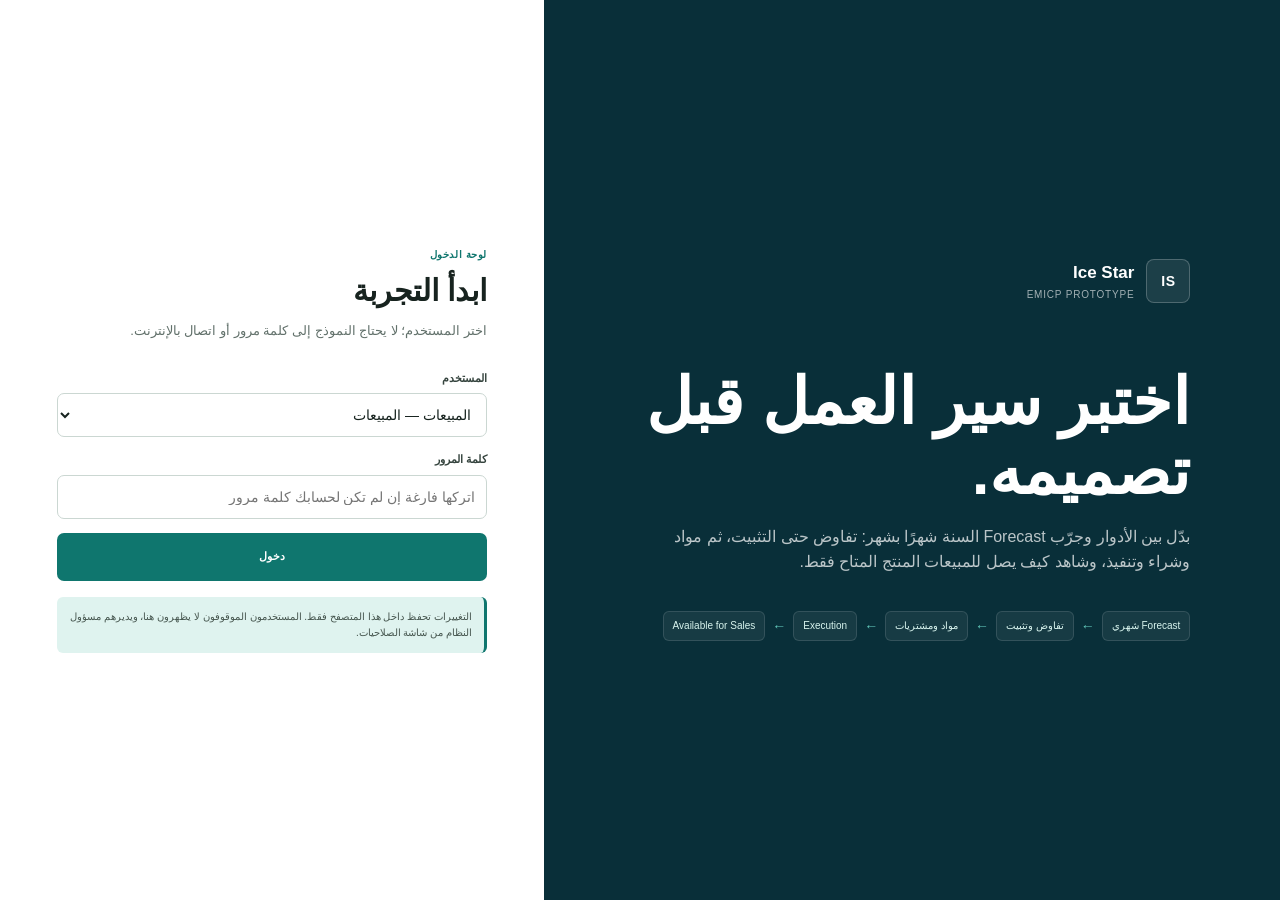
<file: public/emicp/index.html>
<!doctype html>
<html lang="ar" dir="rtl">
<head>
  <meta charset="utf-8" />
  <meta name="viewport" content="width=device-width,initial-scale=1" />
  <meta http-equiv="Cache-Control" content="no-store, no-cache, must-revalidate" />
  <meta http-equiv="Pragma" content="no-cache" />
  <meta http-equiv="Expires" content="0" />
  <meta name="theme-color" content="#103f4a" />
  <meta name="description" content="نموذج EMICP تفاعلي لتجربة سير العمل والصلاحيات قبل التصميم النهائي" />
  <title>EMICP — النموذج التفاعلي</title>
  <link rel="stylesheet" href="styles.css?v=20260825-55" />
</head>
<body>
  <a class="skip-link" href="#main-content">تجاوز إلى المحتوى</a>
  <div id="app"></div>

  <dialog class="dialog" id="app-dialog" aria-labelledby="dialog-title">
    <div id="dialog-content"></div>
  </dialog>

  <div class="toast-region" id="toast-region" aria-live="polite" aria-atomic="true"></div>

  <noscript>
    <div class="noscript">يتطلب هذا النموذج تفعيل JavaScript لتجربة الإجراءات وتبديل الأدوار.</div>
  </noscript>
  <script src="pako_inflate.min.js?v=20260825-37"></script>
  <script src="i18n-dictionary.js?v=20260825-37"></script>
  <script src="app.js?v=20260825-57"></script>
</body>
</html>
</file>
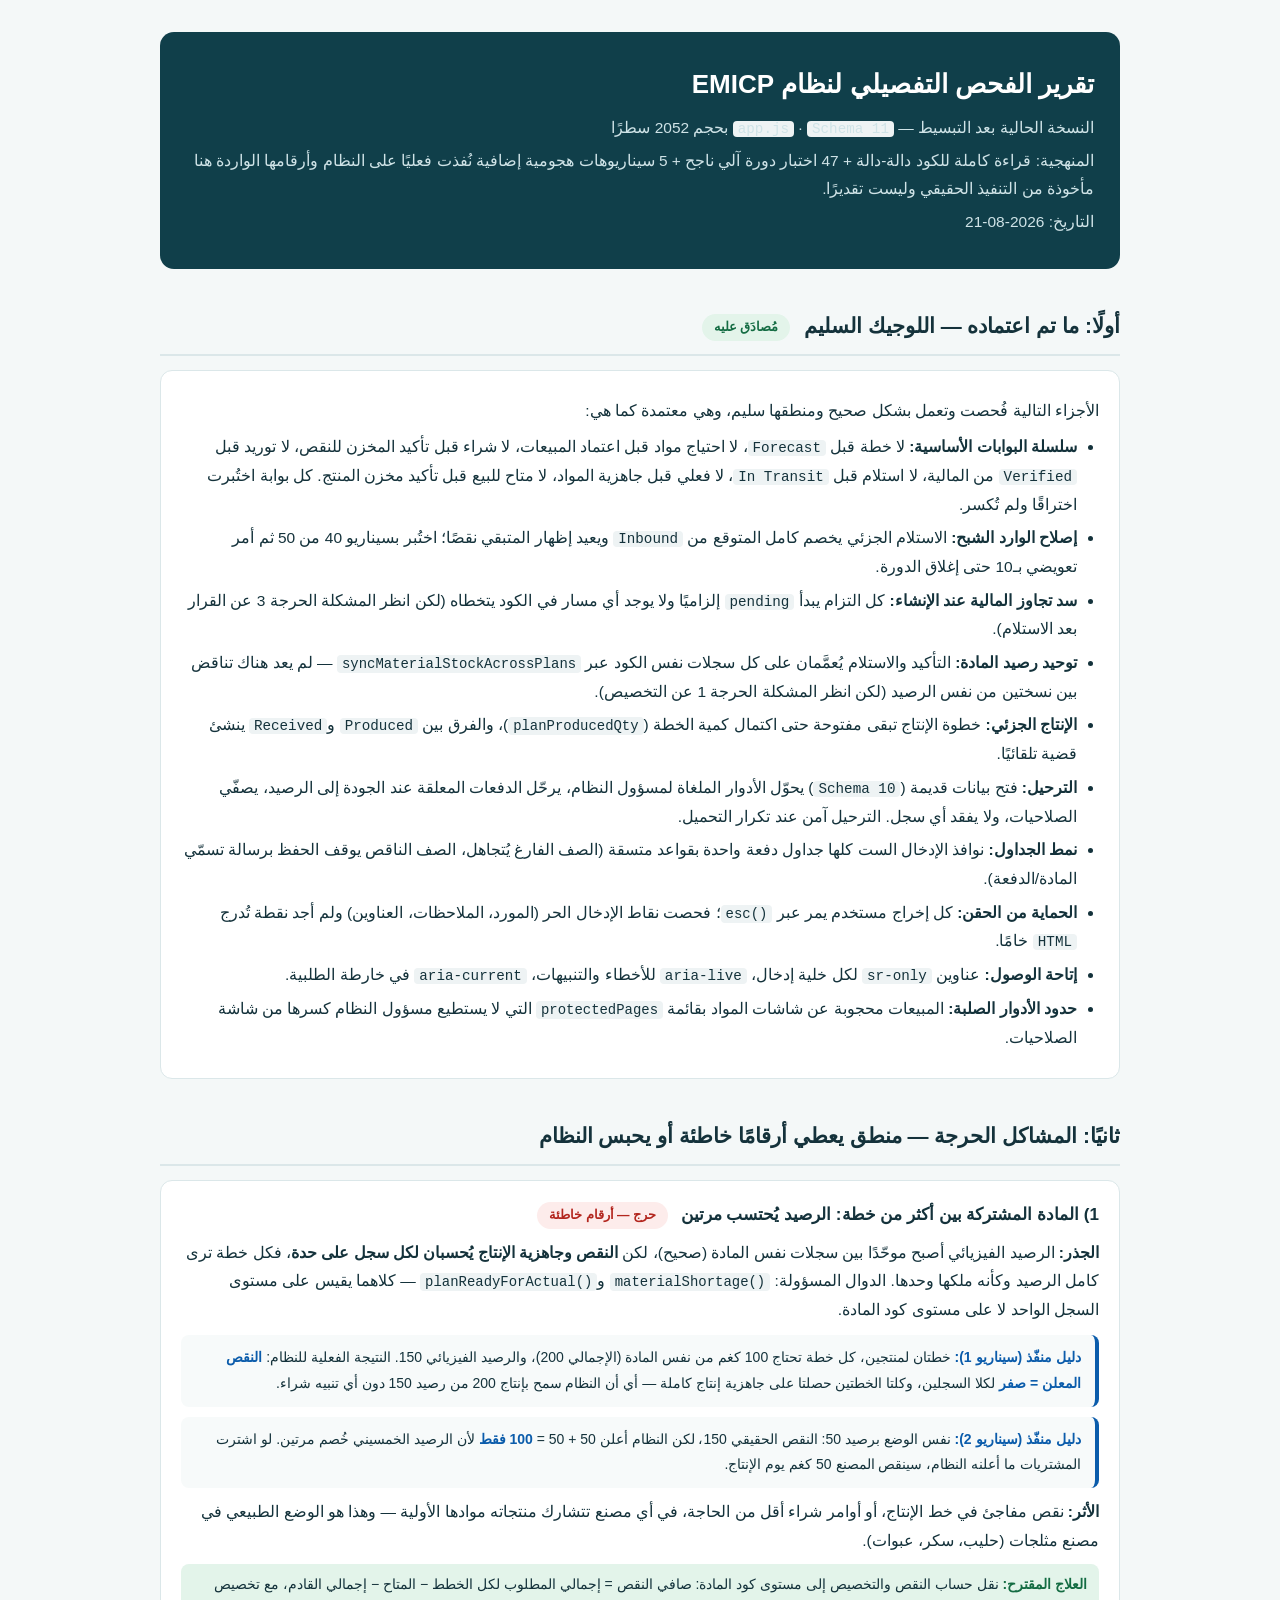
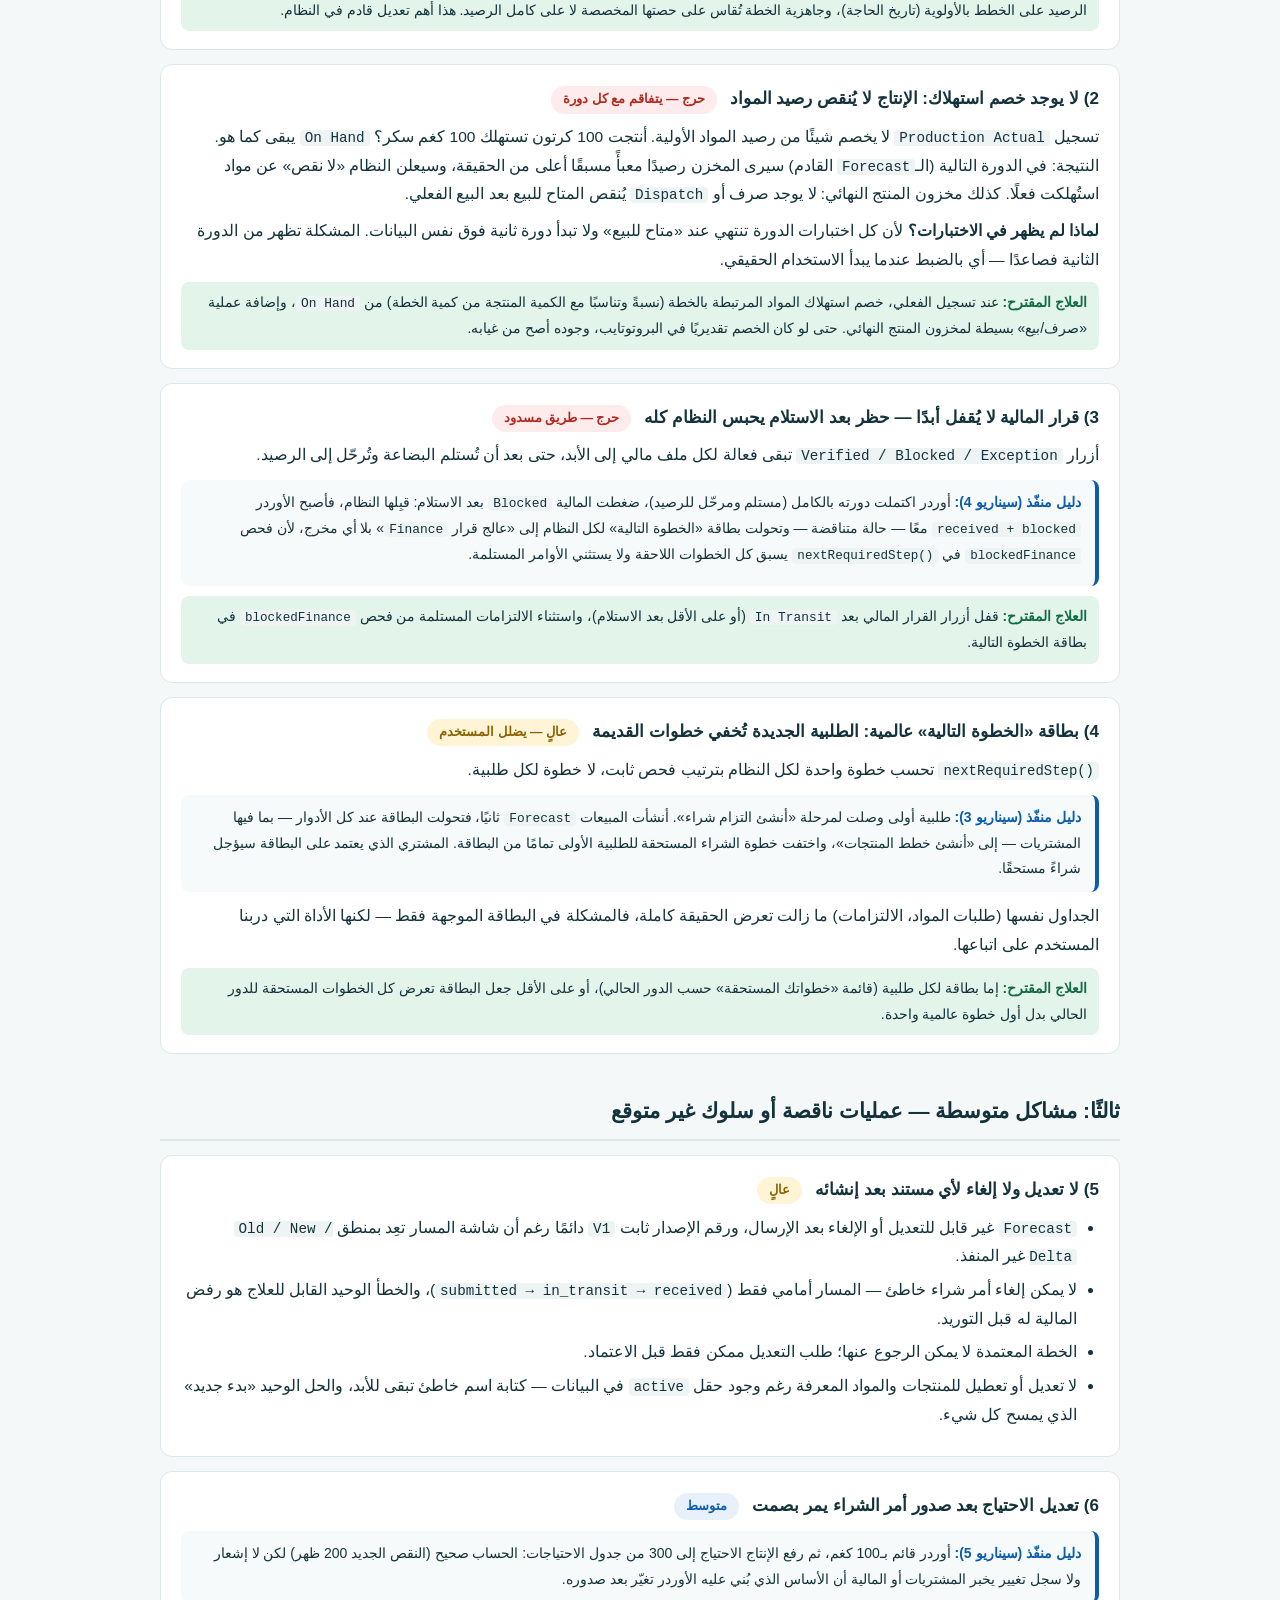
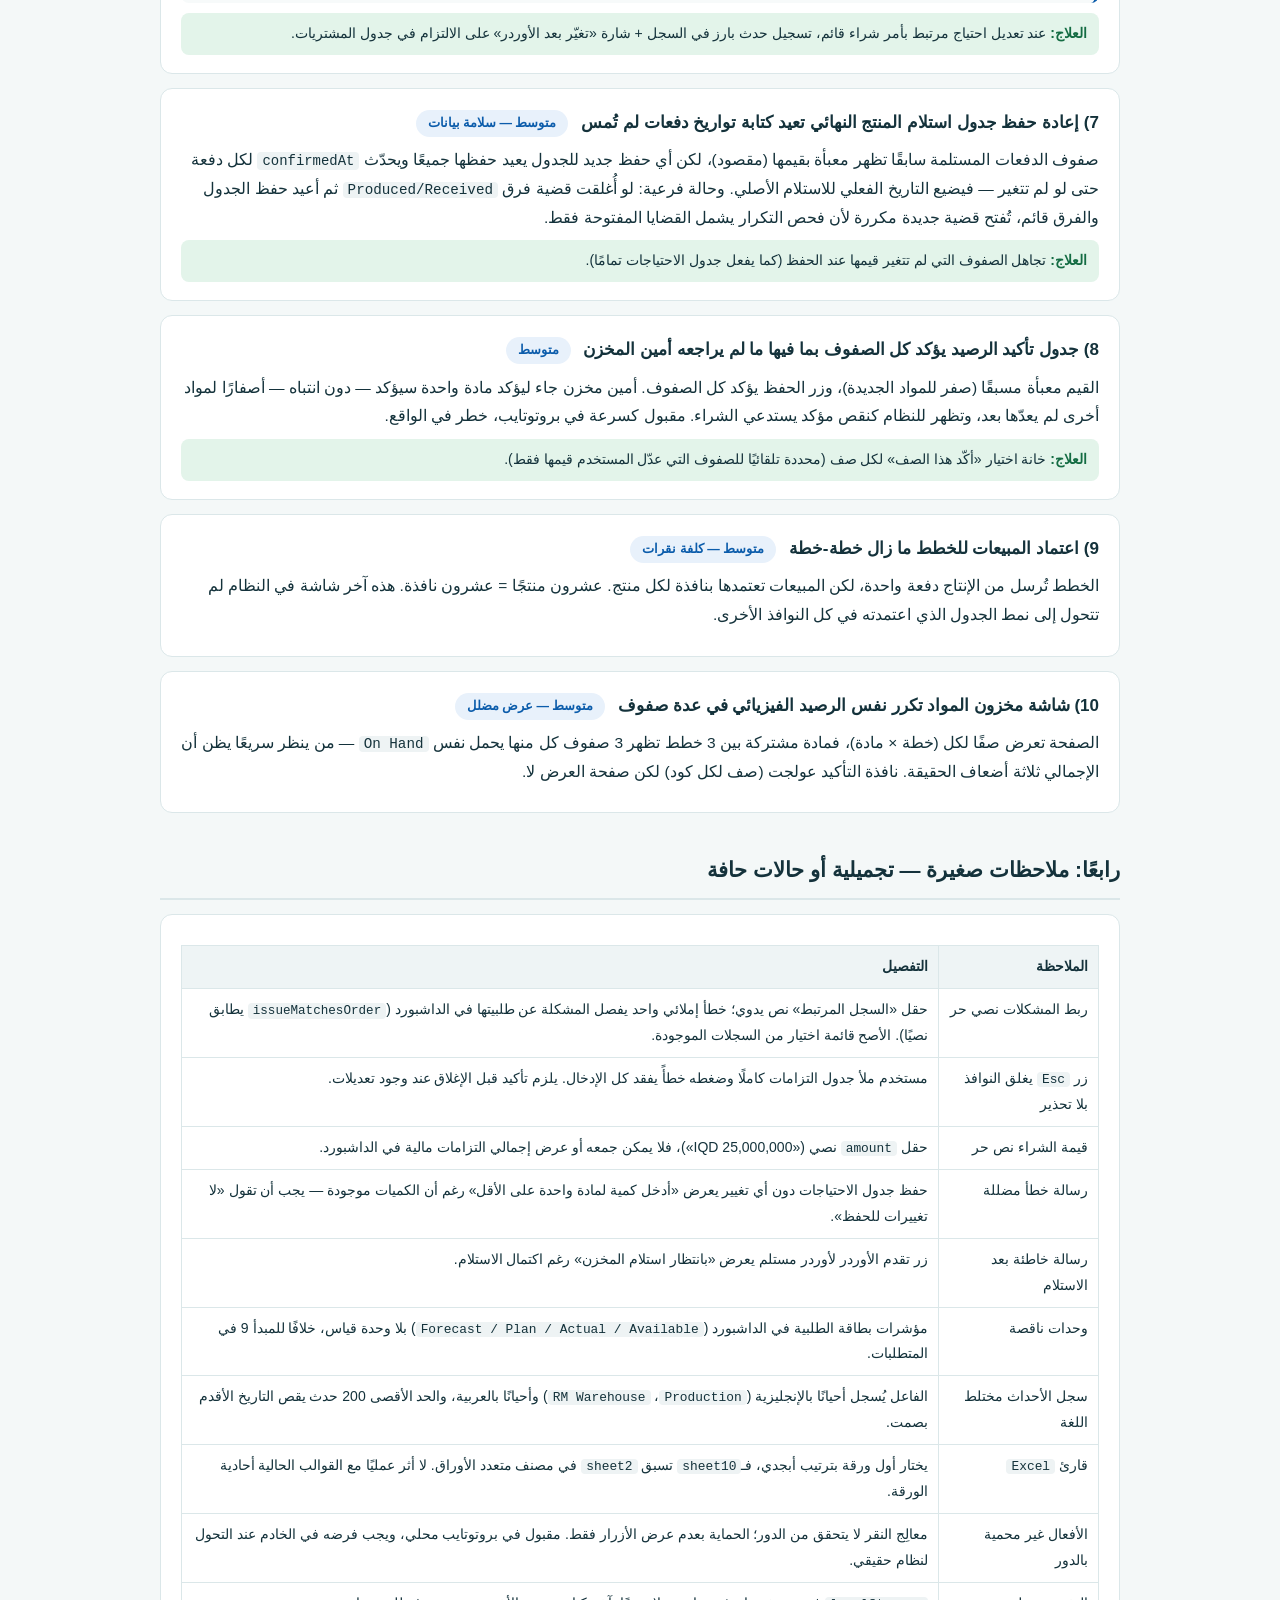
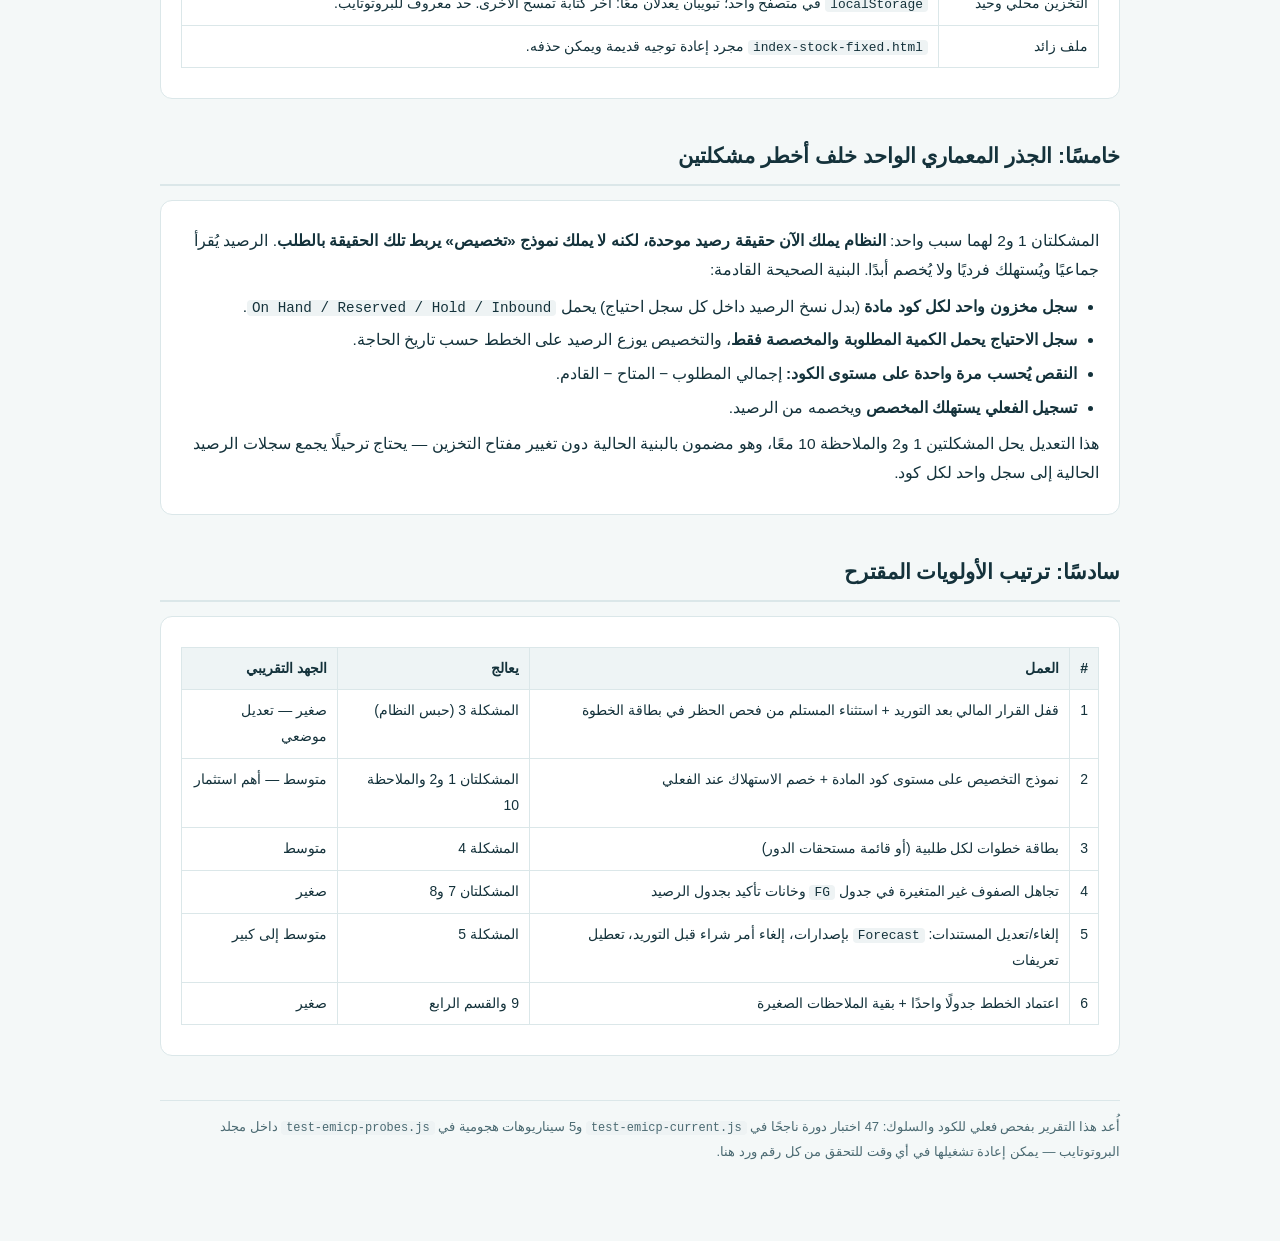
<file: public/emicp/EMICP-audit-report.html>
<!doctype html>
<html lang="ar" dir="rtl">
<head>
<meta charset="utf-8">
<meta name="viewport" content="width=device-width,initial-scale=1">
<title>تقرير الفحص التفصيلي — EMICP</title>
<style>
  :root{--ink:#14323b;--sub:#4b6a72;--line:#dbe7e9;--bg:#f4f8f8;--card:#fff;--red:#b3261e;--red-bg:#fdeceb;--amber:#8a6100;--amber-bg:#fff4d6;--green:#146c43;--green-bg:#e3f4ea;--blue:#0b5cab;--blue-bg:#e8f1fb;}
  *{box-sizing:border-box}
  body{margin:0;background:var(--bg);color:var(--ink);font-family:"Segoe UI",Tahoma,Arial,sans-serif;line-height:1.85;font-size:15.5px}
  .wrap{max-width:1000px;margin:0 auto;padding:32px 20px 80px}
  header.rep{background:#103f4a;color:#fff;border-radius:14px;padding:28px 26px;margin-bottom:26px}
  header.rep h1{margin:0 0 6px;font-size:26px}
  header.rep p{margin:4px 0;color:#cfe3e7}
  h2{font-size:21px;margin:38px 0 10px;padding-bottom:8px;border-bottom:2px solid var(--line)}
  h3{font-size:17px;margin:22px 0 8px}
  p{margin:8px 0}
  .en{direction:ltr;unicode-bidi:isolate;font-family:ui-monospace,Menlo,Consolas,monospace;font-size:.92em;background:#eef3f4;border-radius:4px;padding:0 5px}
  code{direction:ltr;unicode-bidi:isolate;font-family:ui-monospace,Menlo,Consolas,monospace;font-size:.9em;background:#eef3f4;border-radius:4px;padding:1px 5px}
  .card{background:var(--card);border:1px solid var(--line);border-radius:12px;padding:18px 20px;margin:14px 0}
  .sev{display:inline-block;font-size:12.5px;font-weight:700;border-radius:20px;padding:2px 12px;margin-inline-start:8px;vertical-align:middle}
  .sev.critical{background:var(--red-bg);color:var(--red)}
  .sev.high{background:var(--amber-bg);color:var(--amber)}
  .sev.med{background:var(--blue-bg);color:var(--blue)}
  .sev.low{background:#eef1f2;color:#5a6b70}
  .ok{background:var(--green-bg);color:var(--green)}
  .evidence{background:#f7fafa;border-inline-start:4px solid var(--blue);border-radius:8px;padding:10px 14px;margin:10px 0;font-size:14px}
  .evidence b{color:var(--blue)}
  table{width:100%;border-collapse:collapse;margin:12px 0;background:#fff;font-size:14px}
  th,td{border:1px solid var(--line);padding:8px 10px;text-align:right;vertical-align:top}
  th{background:#eef4f5}
  .num{direction:ltr;unicode-bidi:isolate;font-variant-numeric:tabular-nums}
  ul{margin:8px 0;padding-inline-start:22px}
  li{margin:5px 0}
  .kicker{color:var(--sub);font-size:13px;letter-spacing:.4px}
  .finding-head{display:flex;align-items:center;flex-wrap:wrap;gap:4px}
  .finding-head h3{margin:0}
  .fix{background:var(--green-bg);border-radius:8px;padding:8px 12px;margin-top:8px;font-size:14px}
  .fix b{color:var(--green)}
  footer{margin-top:44px;color:var(--sub);font-size:13px;border-top:1px solid var(--line);padding-top:14px}
</style>
</head>
<body>
<div class="wrap">

<header class="rep">
  <h1>تقرير الفحص التفصيلي لنظام EMICP</h1>
  <p>النسخة الحالية بعد التبسيط — <span class="en">Schema 11</span> · <span class="en">app.js</span> بحجم 2052 سطرًا</p>
  <p>المنهجية: قراءة كاملة للكود دالة‑دالة + 47 اختبار دورة آلي ناجح + 5 سيناريوهات هجومية إضافية نُفذت فعليًا على النظام وأرقامها الواردة هنا مأخوذة من التنفيذ الحقيقي وليست تقديرًا.</p>
  <p>التاريخ: 2026-08-21</p>
</header>

<h2>أولًا: ما تم اعتماده — اللوجيك السليم <span class="sev ok">مُصادَق عليه</span></h2>
<div class="card">
<p>الأجزاء التالية فُحصت وتعمل بشكل صحيح ومنطقها سليم، وهي معتمدة كما هي:</p>
<ul>
<li><b>سلسلة البوابات الأساسية:</b> لا خطة قبل <span class="en">Forecast</span>، لا احتياج مواد قبل اعتماد المبيعات، لا شراء قبل تأكيد المخزن للنقص، لا توريد قبل <span class="en">Verified</span> من المالية، لا استلام قبل <span class="en">In Transit</span>، لا فعلي قبل جاهزية المواد، لا متاح للبيع قبل تأكيد مخزن المنتج. كل بوابة اختُبرت اختراقًا ولم تُكسر.</li>
<li><b>إصلاح الوارد الشبح:</b> الاستلام الجزئي يخصم كامل المتوقع من <span class="en">Inbound</span> ويعيد إظهار المتبقي نقصًا؛ اختُبر بسيناريو 40 من 50 ثم أمر تعويضي بـ10 حتى إغلاق الدورة.</li>
<li><b>سد تجاوز المالية عند الإنشاء:</b> كل التزام يبدأ <span class="en">pending</span> إلزاميًا ولا يوجد أي مسار في الكود يتخطاه (لكن انظر المشكلة الحرجة 3 عن القرار بعد الاستلام).</li>
<li><b>توحيد رصيد المادة:</b> التأكيد والاستلام يُعمَّمان على كل سجلات نفس الكود عبر <code>syncMaterialStockAcrossPlans</code> — لم يعد هناك تناقض بين نسختين من نفس الرصيد (لكن انظر المشكلة الحرجة 1 عن التخصيص).</li>
<li><b>الإنتاج الجزئي:</b> خطوة الإنتاج تبقى مفتوحة حتى اكتمال كمية الخطة (<code>planProducedQty</code>)، والفرق بين <span class="en">Produced</span> و<span class="en">Received</span> ينشئ قضية تلقائيًا.</li>
<li><b>الترحيل:</b> فتح بيانات قديمة (<span class="en">Schema 10</span>) يحوّل الأدوار الملغاة لمسؤول النظام، يرحّل الدفعات المعلقة عند الجودة إلى الرصيد، يصفّي الصلاحيات، ولا يفقد أي سجل. الترحيل آمن عند تكرار التحميل.</li>
<li><b>نمط الجداول:</b> نوافذ الإدخال الست كلها جداول دفعة واحدة بقواعد متسقة (الصف الفارغ يُتجاهل، الصف الناقص يوقف الحفظ برسالة تسمّي المادة/الدفعة).</li>
<li><b>الحماية من الحقن:</b> كل إخراج مستخدم يمر عبر <code>esc()</code>؛ فحصت نقاط الإدخال الحر (المورد، الملاحظات، العناوين) ولم أجد نقطة تُدرج <span class="en">HTML</span> خامًا.</li>
<li><b>إتاحة الوصول:</b> عناوين <span class="en">sr-only</span> لكل خلية إدخال، <span class="en">aria-live</span> للأخطاء والتنبيهات، <span class="en">aria-current</span> في خارطة الطلبية.</li>
<li><b>حدود الأدوار الصلبة:</b> المبيعات محجوبة عن شاشات المواد بقائمة <code>protectedPages</code> التي لا يستطيع مسؤول النظام كسرها من شاشة الصلاحيات.</li>
</ul>
</div>

<h2>ثانيًا: المشاكل الحرجة — منطق يعطي أرقامًا خاطئة أو يحبس النظام</h2>

<div class="card">
<div class="finding-head"><h3>1) المادة المشتركة بين أكثر من خطة: الرصيد يُحتسب مرتين <span class="sev critical">حرج — أرقام خاطئة</span></h3></div>
<p><b>الجذر:</b> الرصيد الفيزيائي أصبح موحّدًا بين سجلات نفس المادة (صحيح)، لكن <b>النقص وجاهزية الإنتاج يُحسبان لكل سجل على حدة</b>، فكل خطة ترى كامل الرصيد وكأنه ملكها وحدها. الدوال المسؤولة: <code>materialShortage()</code> و<code>planReadyForActual()</code> — كلاهما يقيس على مستوى السجل الواحد لا على مستوى كود المادة.</p>
<div class="evidence"><b>دليل منفّذ (سيناريو 1):</b> خطتان لمنتجين، كل خطة تحتاج 100 كغم من نفس المادة (الإجمالي 200)، والرصيد الفيزيائي 150. النتيجة الفعلية للنظام: <b>النقص المعلن = صفر</b> لكلا السجلين، وكلتا الخطتين حصلتا على جاهزية إنتاج كاملة — أي أن النظام سمح بإنتاج 200 من رصيد 150 دون أي تنبيه شراء.</div>
<div class="evidence"><b>دليل منفّذ (سيناريو 2):</b> نفس الوضع برصيد 50: النقص الحقيقي 150، لكن النظام أعلن 50 + 50 = <b>100 فقط</b> لأن الرصيد الخمسيني خُصم مرتين. لو اشترت المشتريات ما أعلنه النظام، سينقص المصنع 50 كغم يوم الإنتاج.</div>
<p><b>الأثر:</b> نقص مفاجئ في خط الإنتاج، أو أوامر شراء أقل من الحاجة، في أي مصنع تتشارك منتجاته موادها الأولية — وهذا هو الوضع الطبيعي في مصنع مثلجات (حليب، سكر، عبوات).</p>
<div class="fix"><b>العلاج المقترح:</b> نقل حساب النقص والتخصيص إلى مستوى كود المادة: صافي النقص = إجمالي المطلوب لكل الخطط − المتاح − إجمالي القادم، مع تخصيص الرصيد على الخطط بالأولوية (تاريخ الحاجة)، وجاهزية الخطة تُقاس على حصتها المخصصة لا على كامل الرصيد. هذا أهم تعديل قادم في النظام.</div>
</div>

<div class="card">
<div class="finding-head"><h3>2) لا يوجد خصم استهلاك: الإنتاج لا يُنقص رصيد المواد <span class="sev critical">حرج — يتفاقم مع كل دورة</span></h3></div>
<p>تسجيل <span class="en">Production Actual</span> لا يخصم شيئًا من رصيد المواد الأولية. أنتجت 100 كرتون تستهلك 100 كغم سكر؟ <span class="en">On Hand</span> يبقى كما هو. النتيجة: في الدورة التالية (الـ<span class="en">Forecast</span> القادم) سيرى المخزن رصيدًا معبأً مسبقًا أعلى من الحقيقة، وسيعلن النظام «لا نقص» عن مواد استُهلكت فعلًا. كذلك مخزون المنتج النهائي: لا يوجد صرف أو <span class="en">Dispatch</span> يُنقص المتاح للبيع بعد البيع الفعلي.</p>
<p><b>لماذا لم يظهر في الاختبارات؟</b> لأن كل اختبارات الدورة تنتهي عند «متاح للبيع» ولا تبدأ دورة ثانية فوق نفس البيانات. المشكلة تظهر من الدورة الثانية فصاعدًا — أي بالضبط عندما يبدأ الاستخدام الحقيقي.</p>
<div class="fix"><b>العلاج المقترح:</b> عند تسجيل الفعلي، خصم استهلاك المواد المرتبطة بالخطة (نسبةً وتناسبًا مع الكمية المنتجة من كمية الخطة) من <span class="en">On Hand</span>، وإضافة عملية «صرف/بيع» بسيطة لمخزون المنتج النهائي. حتى لو كان الخصم تقديريًا في البروتوتايب، وجوده أصح من غيابه.</div>
</div>

<div class="card">
<div class="finding-head"><h3>3) قرار المالية لا يُقفل أبدًا — حظر بعد الاستلام يحبس النظام كله <span class="sev critical">حرج — طريق مسدود</span></h3></div>
<p>أزرار <span class="en">Verified / Blocked / Exception</span> تبقى فعالة لكل ملف مالي إلى الأبد، حتى بعد أن تُستلم البضاعة وتُرحّل إلى الرصيد.</p>
<div class="evidence"><b>دليل منفّذ (سيناريو 4):</b> أوردر اكتملت دورته بالكامل (مستلم ومرحّل للرصيد)، ضغطت المالية <span class="en">Blocked</span> بعد الاستلام: قبِلها النظام، فأصبح الأوردر <span class="en">received + blocked</span> معًا — حالة متناقضة — وتحولت بطاقة «الخطوة التالية» لكل النظام إلى «عالج قرار <span class="en">Finance</span>» بلا أي مخرج، لأن فحص <code>blockedFinance</code> في <code>nextRequiredStep()</code> يسبق كل الخطوات اللاحقة ولا يستثني الأوامر المستلمة.</p></div>
<div class="fix"><b>العلاج المقترح:</b> قفل أزرار القرار المالي بعد <span class="en">In Transit</span> (أو على الأقل بعد الاستلام)، واستثناء الالتزامات المستلمة من فحص <code>blockedFinance</code> في بطاقة الخطوة التالية.</div>
</div>

<div class="card">
<div class="finding-head"><h3>4) بطاقة «الخطوة التالية» عالمية: الطلبية الجديدة تُخفي خطوات القديمة <span class="sev high">عالٍ — يضلل المستخدم</span></h3></div>
<p><code>nextRequiredStep()</code> تحسب خطوة واحدة لكل النظام بترتيب فحص ثابت، لا خطوة لكل طلبية.</p>
<div class="evidence"><b>دليل منفّذ (سيناريو 3):</b> طلبية أولى وصلت لمرحلة «أنشئ التزام شراء». أنشأت المبيعات <span class="en">Forecast</span> ثانيًا، فتحولت البطاقة عند كل الأدوار — بما فيها المشتريات — إلى «أنشئ خطط المنتجات»، واختفت خطوة الشراء المستحقة للطلبية الأولى تمامًا من البطاقة. المشتري الذي يعتمد على البطاقة سيؤجل شراءً مستحقًا.</div>
<p>الجداول نفسها (طلبات المواد، الالتزامات) ما زالت تعرض الحقيقة كاملة، فالمشكلة في البطاقة الموجهة فقط — لكنها الأداة التي دربنا المستخدم على اتباعها.</p>
<div class="fix"><b>العلاج المقترح:</b> إما بطاقة لكل طلبية (قائمة «خطواتك المستحقة» حسب الدور الحالي)، أو على الأقل جعل البطاقة تعرض كل الخطوات المستحقة للدور الحالي بدل أول خطوة عالمية واحدة.</div>
</div>

<h2>ثالثًا: مشاكل متوسطة — عمليات ناقصة أو سلوك غير متوقع</h2>

<div class="card">
<div class="finding-head"><h3>5) لا تعديل ولا إلغاء لأي مستند بعد إنشائه <span class="sev high">عالٍ</span></h3></div>
<ul>
<li><span class="en">Forecast</span> غير قابل للتعديل أو الإلغاء بعد الإرسال، ورقم الإصدار ثابت <span class="en">V1</span> دائمًا رغم أن شاشة المسار تعِد بمنطق <span class="en">Old / New / Delta</span> غير المنفذ.</li>
<li>لا يمكن إلغاء أمر شراء خاطئ — المسار أمامي فقط (<span class="en">submitted → in_transit → received</span>)، والخطأ الوحيد القابل للعلاج هو رفض المالية له قبل التوريد.</li>
<li>الخطة المعتمدة لا يمكن الرجوع عنها؛ طلب التعديل ممكن فقط قبل الاعتماد.</li>
<li>لا تعديل أو تعطيل للمنتجات والمواد المعرفة رغم وجود حقل <code>active</code> في البيانات — كتابة اسم خاطئ تبقى للأبد، والحل الوحيد «بدء جديد» الذي يمسح كل شيء.</li>
</ul>
</div>

<div class="card">
<div class="finding-head"><h3>6) تعديل الاحتياج بعد صدور أمر الشراء يمر بصمت <span class="sev med">متوسط</span></h3></div>
<div class="evidence"><b>دليل منفّذ (سيناريو 5):</b> أوردر قائم بـ100 كغم، ثم رفع الإنتاج الاحتياج إلى 300 من جدول الاحتياجات: الحساب صحيح (النقص الجديد 200 ظهر) لكن لا إشعار ولا سجل تغيير يخبر المشتريات أو المالية أن الأساس الذي بُني عليه الأوردر تغيّر بعد صدوره.</div>
<div class="fix"><b>العلاج:</b> عند تعديل احتياج مرتبط بأمر شراء قائم، تسجيل حدث بارز في السجل + شارة «تغيّر بعد الأوردر» على الالتزام في جدول المشتريات.</div>
</div>

<div class="card">
<div class="finding-head"><h3>7) إعادة حفظ جدول استلام المنتج النهائي تعيد كتابة تواريخ دفعات لم تُمس <span class="sev med">متوسط — سلامة بيانات</span></h3></div>
<p>صفوف الدفعات المستلمة سابقًا تظهر معبأة بقيمها (مقصود)، لكن أي حفظ جديد للجدول يعيد حفظها جميعًا ويحدّث <code>confirmedAt</code> لكل دفعة حتى لو لم تتغير — فيضيع التاريخ الفعلي للاستلام الأصلي. وحالة فرعية: لو أُغلقت قضية فرق <span class="en">Produced/Received</span> ثم أعيد حفظ الجدول والفرق قائم، تُفتح قضية جديدة مكررة لأن فحص التكرار يشمل القضايا المفتوحة فقط.</p>
<div class="fix"><b>العلاج:</b> تجاهل الصفوف التي لم تتغير قيمها عند الحفظ (كما يفعل جدول الاحتياجات تمامًا).</div>
</div>

<div class="card">
<div class="finding-head"><h3>8) جدول تأكيد الرصيد يؤكد كل الصفوف بما فيها ما لم يراجعه أمين المخزن <span class="sev med">متوسط</span></h3></div>
<p>القيم معبأة مسبقًا (صفر للمواد الجديدة)، وزر الحفظ يؤكد كل الصفوف. أمين مخزن جاء ليؤكد مادة واحدة سيؤكد — دون انتباه — أصفارًا لمواد أخرى لم يعدّها بعد، وتظهر للنظام كنقص مؤكد يستدعي الشراء. مقبول كسرعة في بروتوتايب، خطر في الواقع.</p>
<div class="fix"><b>العلاج:</b> خانة اختيار «أكّد هذا الصف» لكل صف (محددة تلقائيًا للصفوف التي عدّل المستخدم قيمها فقط).</div>
</div>

<div class="card">
<div class="finding-head"><h3>9) اعتماد المبيعات للخطط ما زال خطة‑خطة <span class="sev med">متوسط — كلفة نقرات</span></h3></div>
<p>الخطط تُرسل من الإنتاج دفعة واحدة، لكن المبيعات تعتمدها بنافذة لكل منتج. عشرون منتجًا = عشرون نافذة. هذه آخر شاشة في النظام لم تتحول إلى نمط الجدول الذي اعتمدته في كل النوافذ الأخرى.</p>
</div>

<div class="card">
<div class="finding-head"><h3>10) شاشة مخزون المواد تكرر نفس الرصيد الفيزيائي في عدة صفوف <span class="sev med">متوسط — عرض مضلل</span></h3></div>
<p>الصفحة تعرض صفًا لكل (خطة × مادة)، فمادة مشتركة بين 3 خطط تظهر 3 صفوف كل منها يحمل نفس <span class="en">On Hand</span> — من ينظر سريعًا يظن أن الإجمالي ثلاثة أضعاف الحقيقة. نافذة التأكيد عولجت (صف لكل كود) لكن صفحة العرض لا.</p>
</div>

<h2>رابعًا: ملاحظات صغيرة — تجميلية أو حالات حافة</h2>
<div class="card">
<table>
<thead><tr><th>الملاحظة</th><th>التفصيل</th></tr></thead>
<tbody>
<tr><td>ربط المشكلات نصي حر</td><td>حقل «السجل المرتبط» نص يدوي؛ خطأ إملائي واحد يفصل المشكلة عن طلبيتها في الداشبورد (<code>issueMatchesOrder</code> يطابق نصيًا). الأصح قائمة اختيار من السجلات الموجودة.</td></tr>
<tr><td>زر <span class="en">Esc</span> يغلق النوافذ بلا تحذير</td><td>مستخدم ملأ جدول التزامات كاملًا وضغطه خطأً يفقد كل الإدخال. يلزم تأكيد قبل الإغلاق عند وجود تعديلات.</td></tr>
<tr><td>قيمة الشراء نص حر</td><td>حقل <span class="en">amount</span> نصي («25,000,000 IQD»)، فلا يمكن جمعه أو عرض إجمالي التزامات مالية في الداشبورد.</td></tr>
<tr><td>رسالة خطأ مضللة</td><td>حفظ جدول الاحتياجات دون أي تغيير يعرض «أدخل كمية لمادة واحدة على الأقل» رغم أن الكميات موجودة — يجب أن تقول «لا تغييرات للحفظ».</td></tr>
<tr><td>رسالة خاطئة بعد الاستلام</td><td>زر تقدم الأوردر لأوردر مستلم يعرض «بانتظار استلام المخزن» رغم اكتمال الاستلام.</td></tr>
<tr><td>وحدات ناقصة</td><td>مؤشرات بطاقة الطلبية في الداشبورد (<span class="en">Forecast / Plan / Actual / Available</span>) بلا وحدة قياس، خلافًا للمبدأ 9 في المتطلبات.</td></tr>
<tr><td>سجل الأحداث مختلط اللغة</td><td>الفاعل يُسجل أحيانًا بالإنجليزية (<span class="en">Production</span>، <span class="en">RM Warehouse</span>) وأحيانًا بالعربية، والحد الأقصى 200 حدث يقص التاريخ الأقدم بصمت.</td></tr>
<tr><td>قارئ <span class="en">Excel</span></td><td>يختار أول ورقة بترتيب أبجدي، فـ<span class="en">sheet10</span> تسبق <span class="en">sheet2</span> في مصنف متعدد الأوراق. لا أثر عمليًا مع القوالب الحالية أحادية الورقة.</td></tr>
<tr><td>الأفعال غير محمية بالدور</td><td>معالِج النقر لا يتحقق من الدور؛ الحماية بعدم عرض الأزرار فقط. مقبول في بروتوتايب محلي، ويجب فرضه في الخادم عند التحول لنظام حقيقي.</td></tr>
<tr><td>التخزين محلي وحيد</td><td><span class="en">localStorage</span> في متصفح واحد؛ تبويبان يعدلان معًا: آخر كتابة تمسح الأخرى. حد معروف للبروتوتايب.</td></tr>
<tr><td>ملف زائد</td><td><span class="en">index-stock-fixed.html</span> مجرد إعادة توجيه قديمة ويمكن حذفه.</td></tr>
</tbody>
</table>
</div>

<h2>خامسًا: الجذر المعماري الواحد خلف أخطر مشكلتين</h2>
<div class="card">
<p>المشكلتان 1 و2 لهما سبب واحد: <b>النظام يملك الآن حقيقة رصيد موحدة، لكنه لا يملك نموذج «تخصيص» يربط تلك الحقيقة بالطلب</b>. الرصيد يُقرأ جماعيًا ويُستهلك فرديًا ولا يُخصم أبدًا. البنية الصحيحة القادمة:</p>
<ul>
<li><b>سجل مخزون واحد لكل كود مادة</b> (بدل نسخ الرصيد داخل كل سجل احتياج) يحمل <span class="en">On Hand / Reserved / Hold / Inbound</span>.</li>
<li><b>سجل الاحتياج يحمل الكمية المطلوبة والمخصصة فقط</b>، والتخصيص يوزع الرصيد على الخطط حسب تاريخ الحاجة.</li>
<li><b>النقص يُحسب مرة واحدة على مستوى الكود:</b> إجمالي المطلوب − المتاح − القادم.</li>
<li><b>تسجيل الفعلي يستهلك المخصص</b> ويخصمه من الرصيد.</li>
</ul>
<p>هذا التعديل يحل المشكلتين 1 و2 والملاحظة 10 معًا، وهو مضمون بالبنية الحالية دون تغيير مفتاح التخزين — يحتاج ترحيلًا يجمع سجلات الرصيد الحالية إلى سجل واحد لكل كود.</p>
</div>

<h2>سادسًا: ترتيب الأولويات المقترح</h2>
<div class="card">
<table>
<thead><tr><th>#</th><th>العمل</th><th>يعالج</th><th>الجهد التقريبي</th></tr></thead>
<tbody>
<tr><td class="num">1</td><td>قفل القرار المالي بعد التوريد + استثناء المستلم من فحص الحظر في بطاقة الخطوة</td><td>المشكلة 3 (حبس النظام)</td><td>صغير — تعديل موضعي</td></tr>
<tr><td class="num">2</td><td>نموذج التخصيص على مستوى كود المادة + خصم الاستهلاك عند الفعلي</td><td>المشكلتان 1 و2 والملاحظة 10</td><td>متوسط — أهم استثمار</td></tr>
<tr><td class="num">3</td><td>بطاقة خطوات لكل طلبية (أو قائمة مستحقات الدور)</td><td>المشكلة 4</td><td>متوسط</td></tr>
<tr><td class="num">4</td><td>تجاهل الصفوف غير المتغيرة في جدول <span class="en">FG</span> وخانات تأكيد بجدول الرصيد</td><td>المشكلتان 7 و8</td><td>صغير</td></tr>
<tr><td class="num">5</td><td>إلغاء/تعديل المستندات: <span class="en">Forecast</span> بإصدارات، إلغاء أمر شراء قبل التوريد، تعطيل تعريفات</td><td>المشكلة 5</td><td>متوسط إلى كبير</td></tr>
<tr><td class="num">6</td><td>اعتماد الخطط جدولًا واحدًا + بقية الملاحظات الصغيرة</td><td>9 والقسم الرابع</td><td>صغير</td></tr>
</tbody>
</table>
</div>

<footer>
أُعد هذا التقرير بفحص فعلي للكود والسلوك: 47 اختبار دورة ناجحًا في <span class="en">test-emicp-current.js</span> و5 سيناريوهات هجومية في <span class="en">test-emicp-probes.js</span> داخل مجلد البروتوتايب — يمكن إعادة تشغيلها في أي وقت للتحقق من كل رقم ورد هنا.
</footer>

</div>
</body>
</html>
</file>
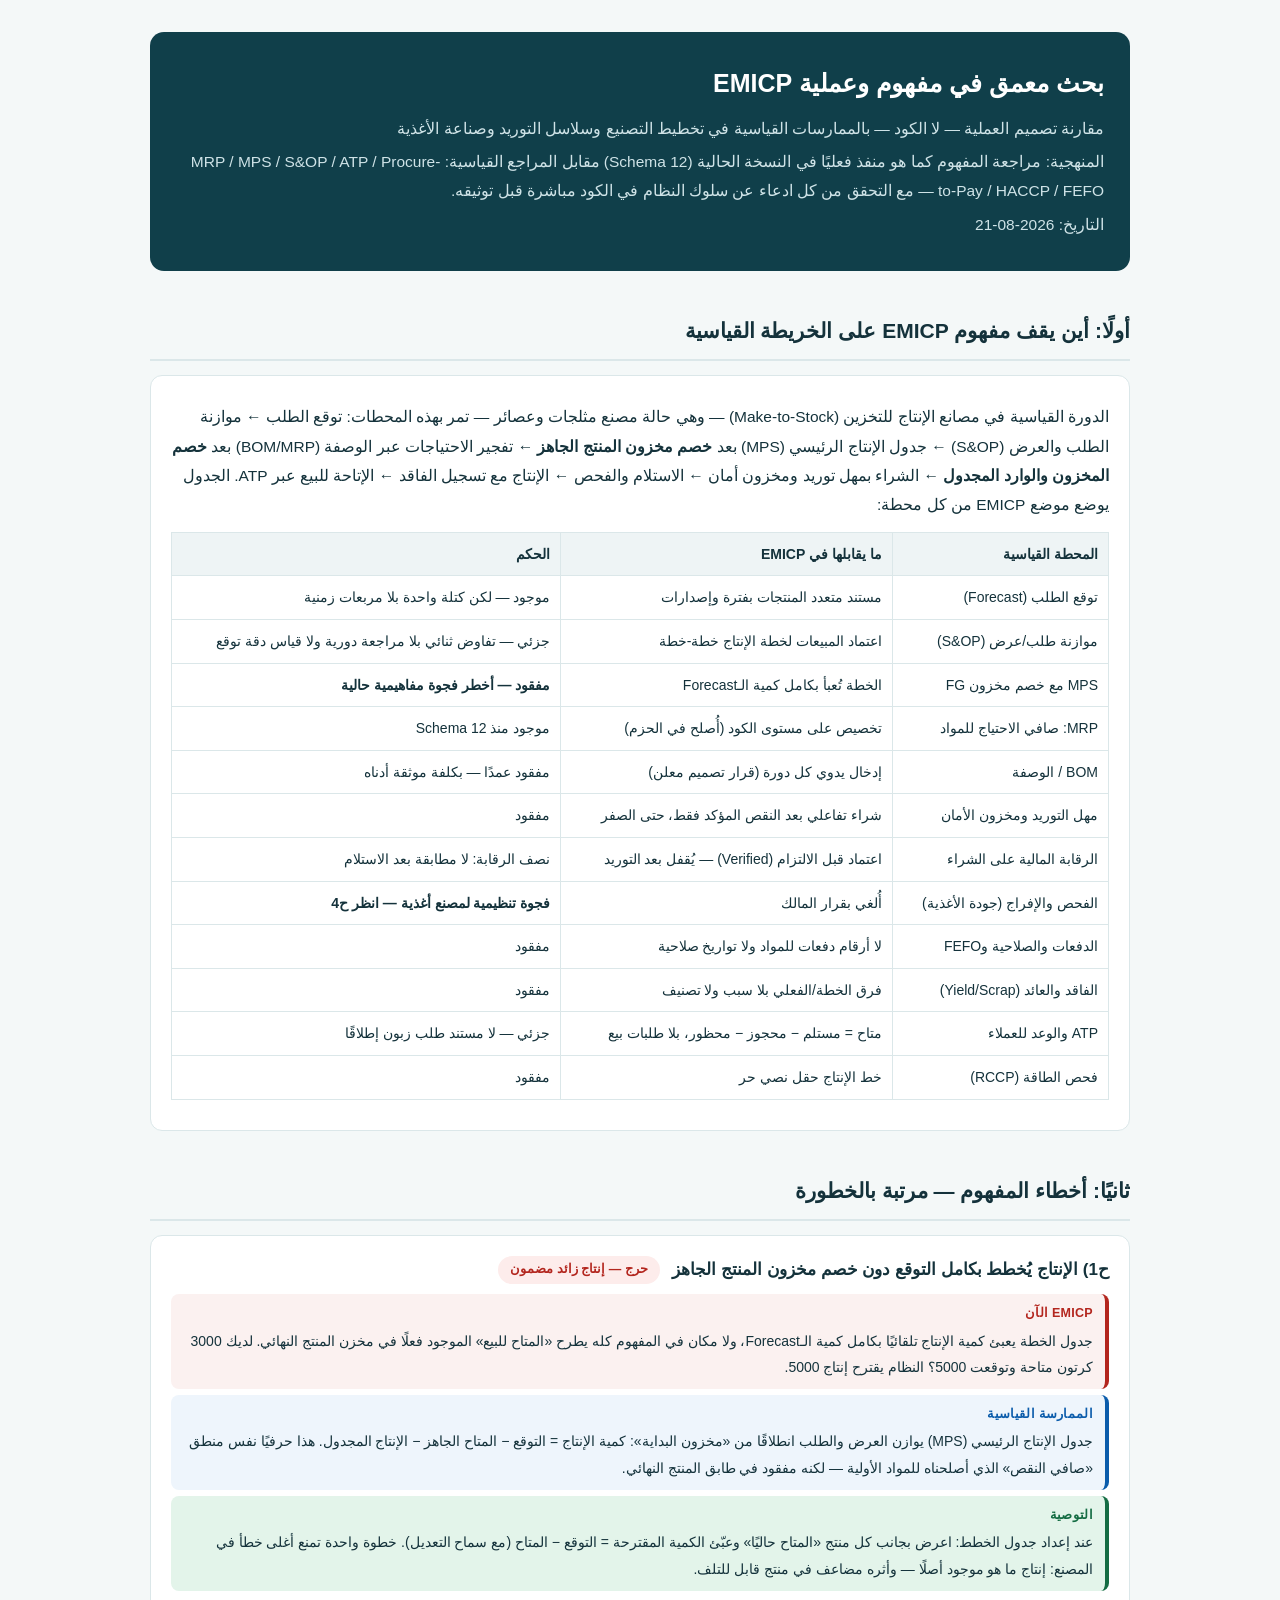
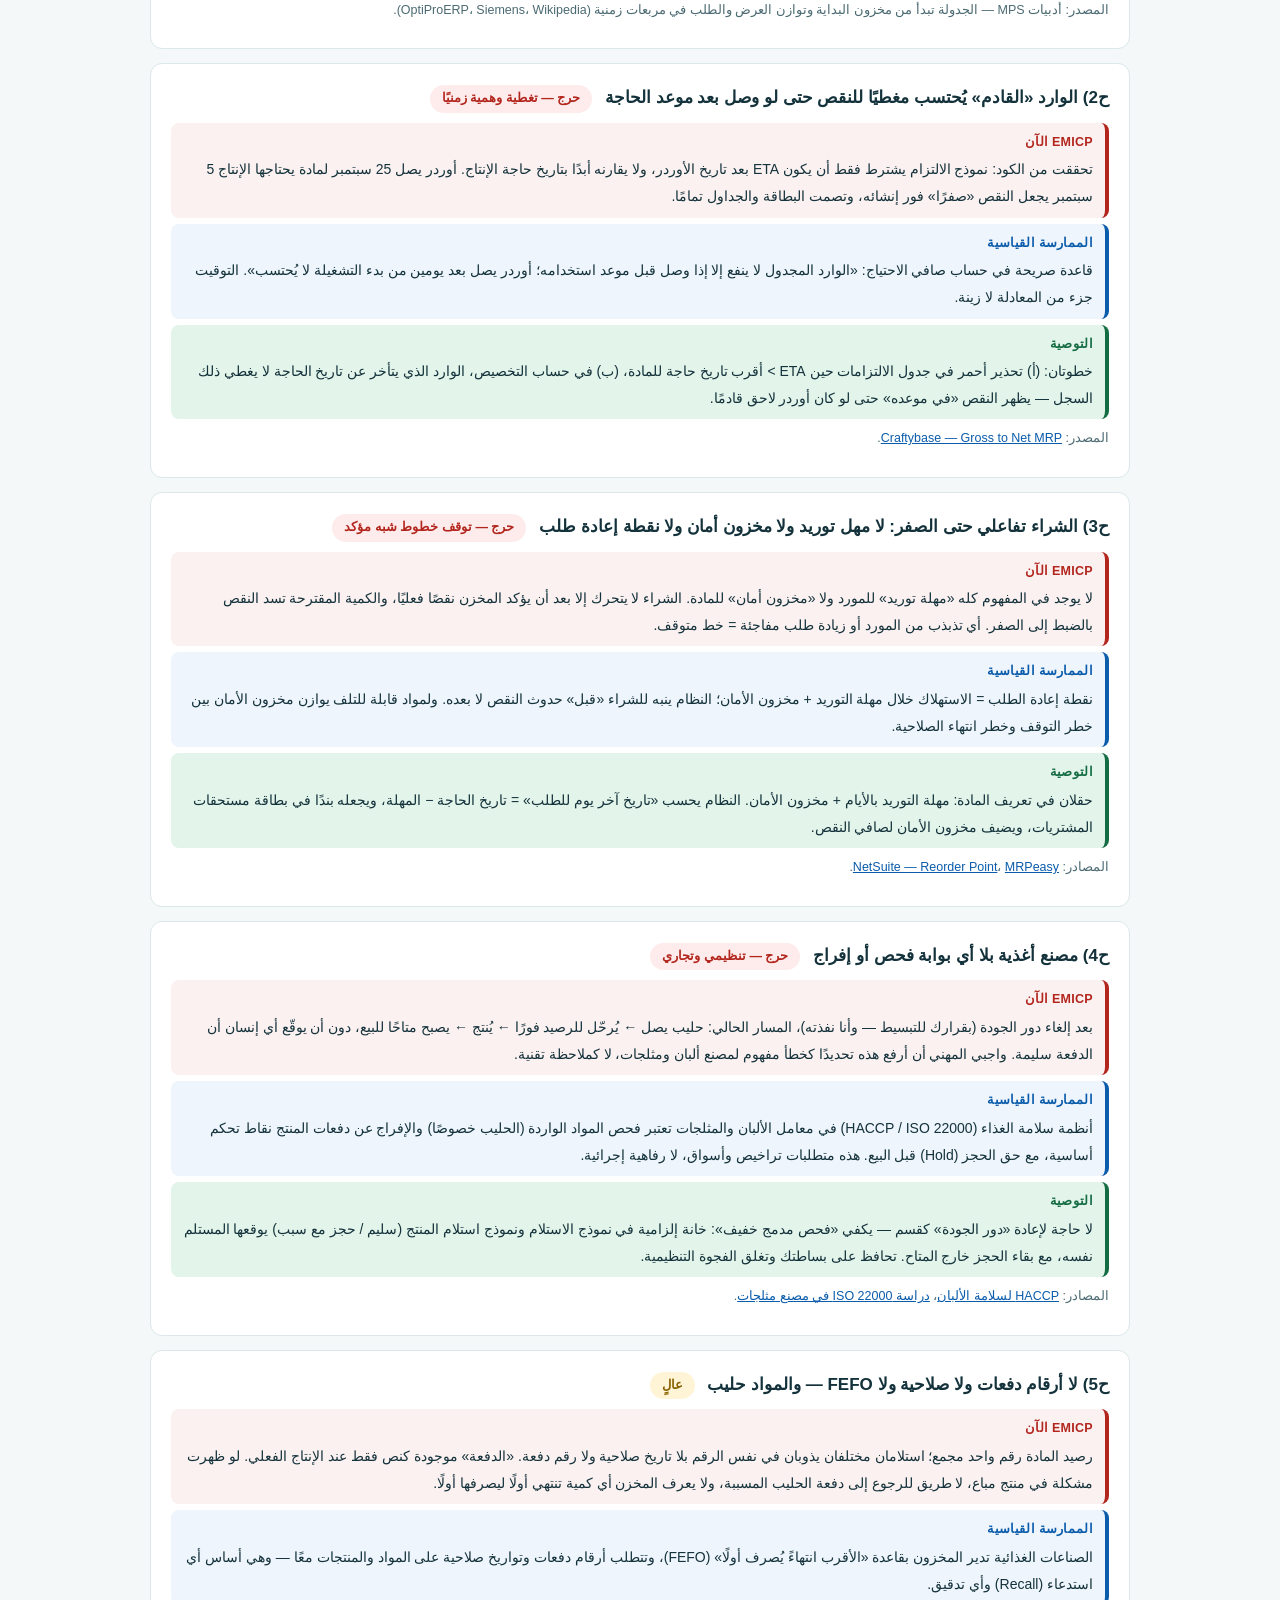
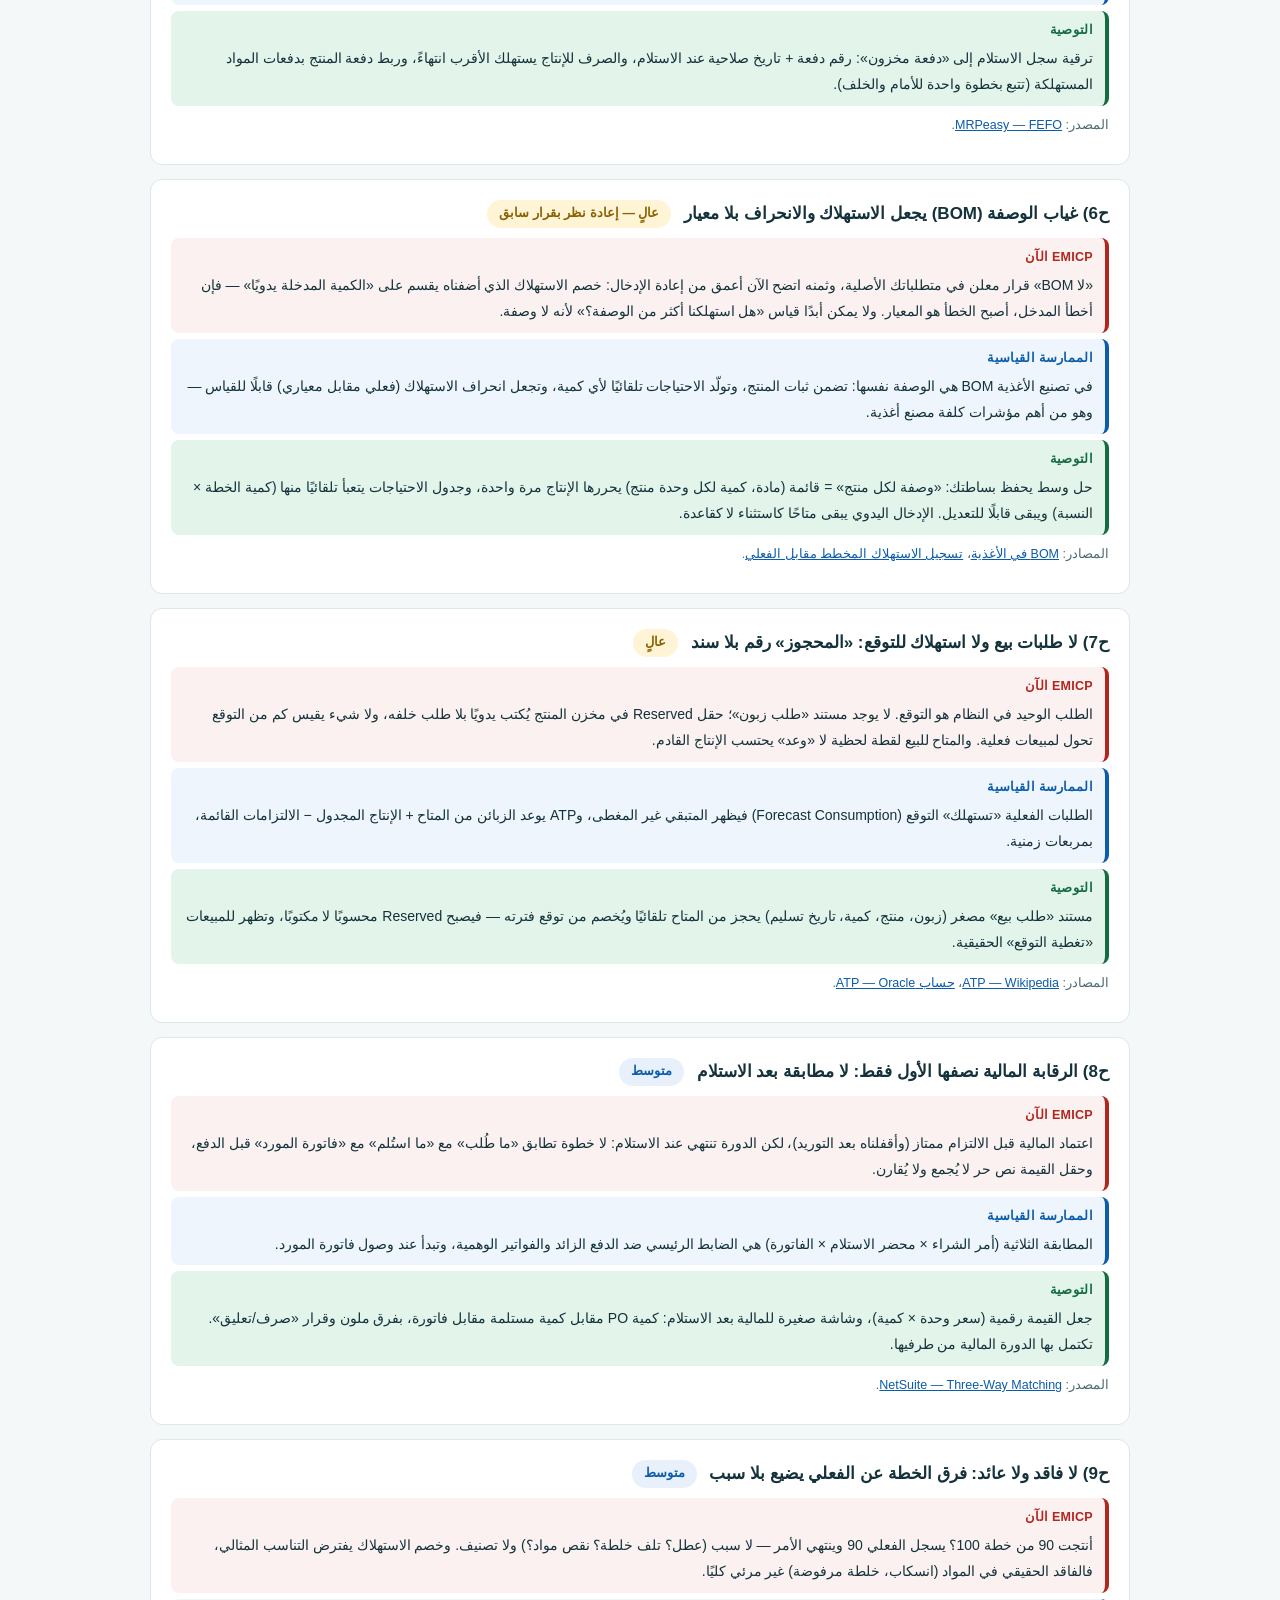
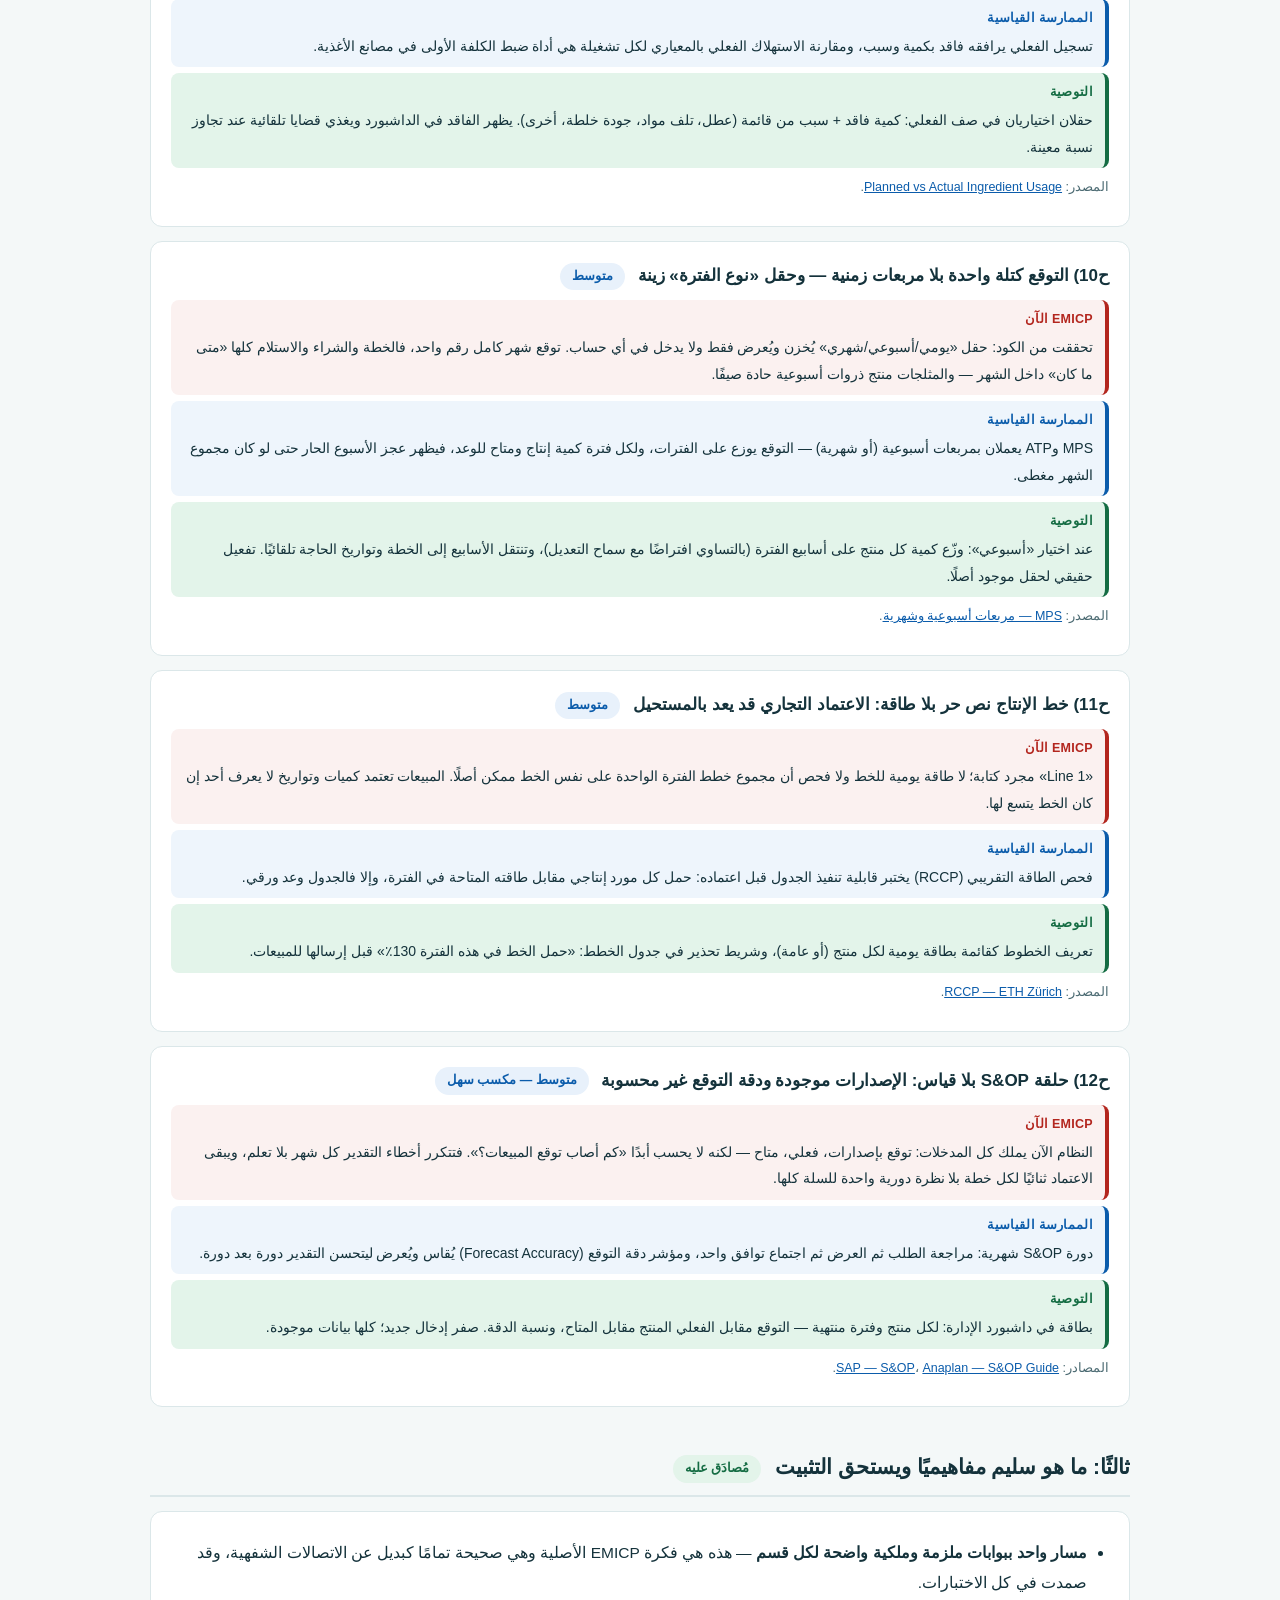
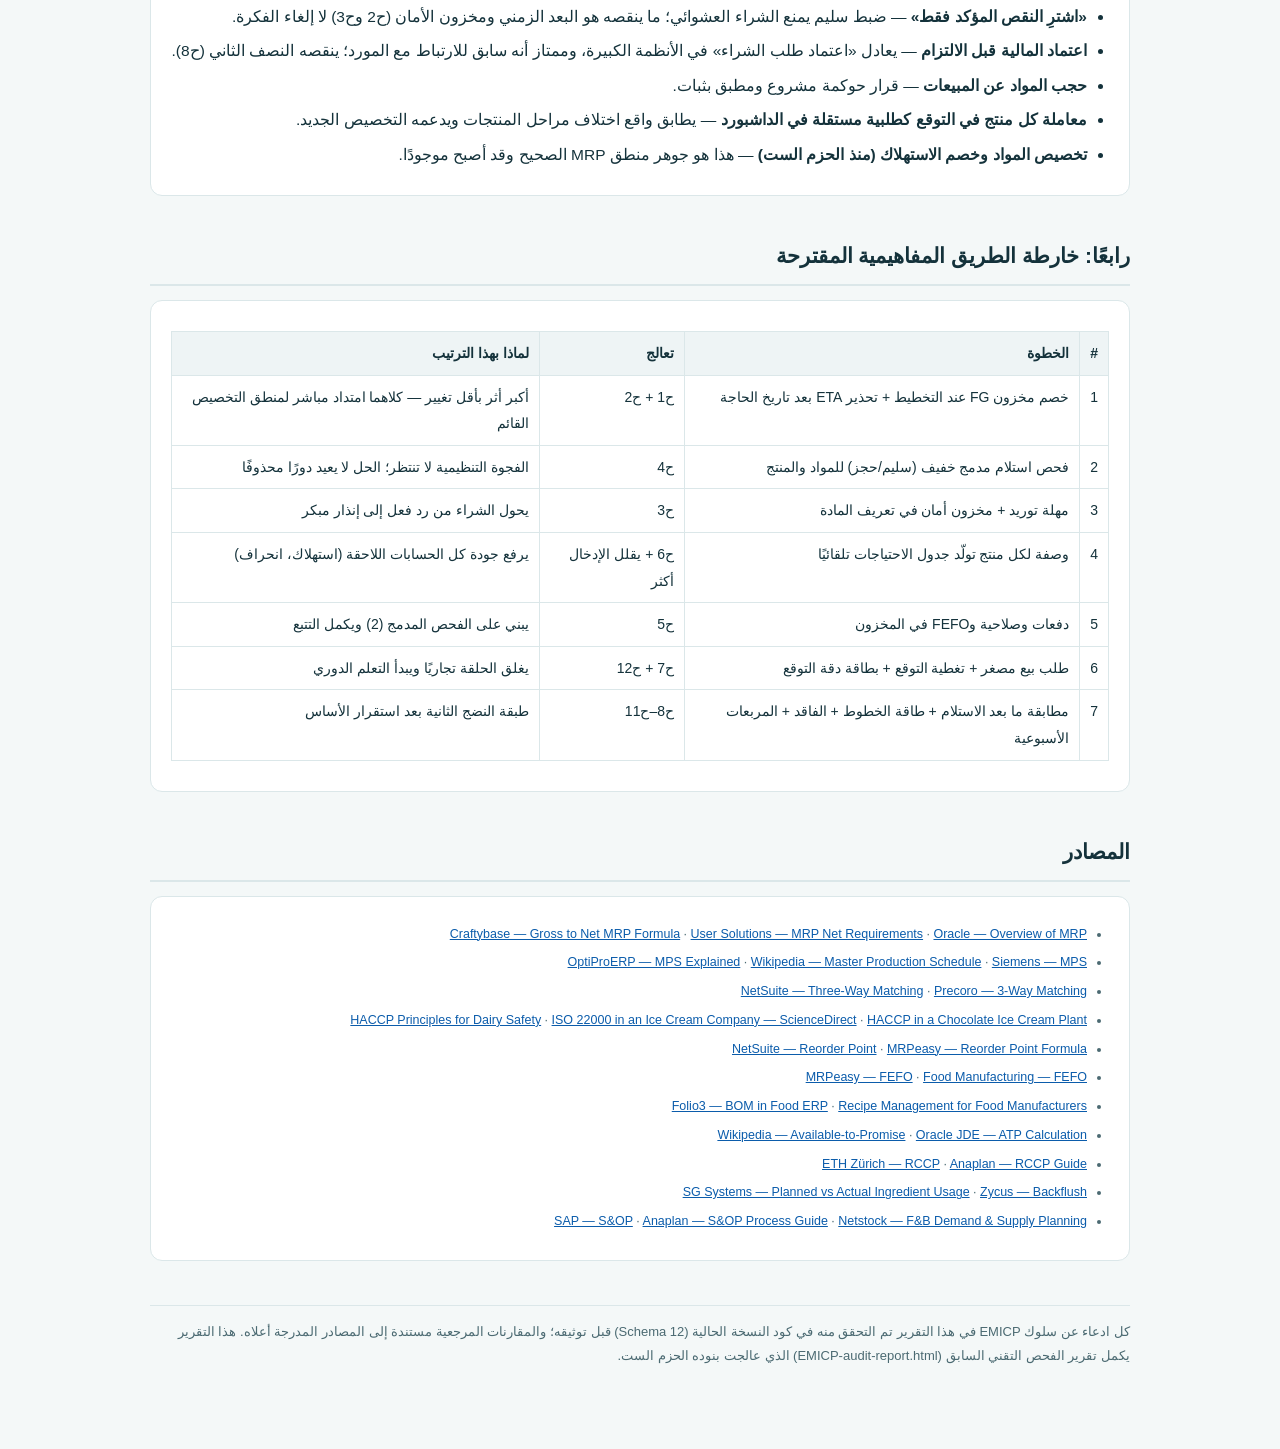
<file: public/emicp/EMICP-concept-research.html>
<!doctype html>
<html lang="ar" dir="rtl">
<head>
<meta charset="utf-8">
<meta name="viewport" content="width=device-width,initial-scale=1">
<title>بحث معمق — مفهوم وعملية EMICP</title>
<style>
  :root{--ink:#14323b;--sub:#4b6a72;--line:#dbe7e9;--bg:#f4f8f8;--card:#fff;--red:#b3261e;--red-bg:#fdeceb;--amber:#8a6100;--amber-bg:#fff4d6;--green:#146c43;--green-bg:#e3f4ea;--blue:#0b5cab;--blue-bg:#e8f1fb;}
  *{box-sizing:border-box}
  body{margin:0;background:var(--bg);color:var(--ink);font-family:"Segoe UI",Tahoma,Arial,sans-serif;line-height:1.9;font-size:15.5px}
  .wrap{max-width:1020px;margin:0 auto;padding:32px 20px 80px}
  header.rep{background:#103f4a;color:#fff;border-radius:14px;padding:28px 26px;margin-bottom:26px}
  header.rep h1{margin:0 0 6px;font-size:25px}
  header.rep p{margin:4px 0;color:#cfe3e7}
  h2{font-size:21px;margin:40px 0 10px;padding-bottom:8px;border-bottom:2px solid var(--line)}
  h3{font-size:17px;margin:0}
  p{margin:8px 0}
  .en{direction:ltr;unicode-bidi:isolate;font-family:ui-monospace,Menlo,Consolas,monospace;font-size:.92em;background:#eef3f4;border-radius:4px;padding:0 5px}
  a{color:var(--blue)}
  .card{background:var(--card);border:1px solid var(--line);border-radius:12px;padding:18px 20px;margin:14px 0}
  .sev{display:inline-block;font-size:12.5px;font-weight:700;border-radius:20px;padding:2px 12px;margin-inline-start:8px;vertical-align:middle}
  .sev.critical{background:var(--red-bg);color:var(--red)}
  .sev.high{background:var(--amber-bg);color:var(--amber)}
  .sev.med{background:var(--blue-bg);color:var(--blue)}
  .ok{background:var(--green-bg);color:var(--green)}
  table{width:100%;border-collapse:collapse;margin:12px 0;background:#fff;font-size:14px}
  th,td{border:1px solid var(--line);padding:8px 10px;text-align:right;vertical-align:top}
  th{background:#eef4f5}
  ul{margin:8px 0;padding-inline-start:22px}
  li{margin:5px 0}
  .finding-head{display:flex;align-items:center;flex-wrap:wrap;gap:4px;margin-bottom:6px}
  .grid3{display:grid;grid-template-columns:1fr;gap:6px;margin-top:8px}
  .grid3 .cell{border-radius:8px;padding:8px 12px;font-size:14px}
  .cell.now{background:#fbf1f0;border-inline-start:4px solid var(--red)}
  .cell.std{background:#eef5fc;border-inline-start:4px solid var(--blue)}
  .cell.fix{background:var(--green-bg);border-inline-start:4px solid var(--green)}
  .cell b{display:block;margin-bottom:2px;font-size:12.5px;letter-spacing:.3px}
  .cell.now b{color:var(--red)}
  .cell.std b{color:var(--blue)}
  .cell.fix b{color:var(--green)}
  footer{margin-top:44px;color:var(--sub);font-size:13px;border-top:1px solid var(--line);padding-top:14px}
  .src{font-size:12.5px;color:var(--sub)}
</style>
</head>
<body>
<div class="wrap">

<header class="rep">
  <h1>بحث معمق في مفهوم وعملية EMICP</h1>
  <p>مقارنة تصميم العملية — لا الكود — بالممارسات القياسية في تخطيط التصنيع وسلاسل التوريد وصناعة الأغذية</p>
  <p>المنهجية: مراجعة المفهوم كما هو منفذ فعليًا في النسخة الحالية (Schema 12) مقابل المراجع القياسية: MRP / MPS / S&amp;OP / ATP / Procure-to-Pay / HACCP / FEFO — مع التحقق من كل ادعاء عن سلوك النظام في الكود مباشرة قبل توثيقه.</p>
  <p>التاريخ: 2026-08-21</p>
</header>

<h2>أولًا: أين يقف مفهوم EMICP على الخريطة القياسية</h2>
<div class="card">
<p>الدورة القياسية في مصانع الإنتاج للتخزين (Make-to-Stock) — وهي حالة مصنع مثلجات وعصائر — تمر بهذه المحطات: توقع الطلب ← موازنة الطلب والعرض (S&amp;OP) ← جدول الإنتاج الرئيسي (MPS) بعد <b>خصم مخزون المنتج الجاهز</b> ← تفجير الاحتياجات عبر الوصفة (BOM/MRP) بعد <b>خصم المخزون والوارد المجدول</b> ← الشراء بمهل توريد ومخزون أمان ← الاستلام والفحص ← الإنتاج مع تسجيل الفاقد ← الإتاحة للبيع عبر ATP. الجدول يوضع موضع EMICP من كل محطة:</p>
<table>
<thead><tr><th>المحطة القياسية</th><th>ما يقابلها في EMICP</th><th>الحكم</th></tr></thead>
<tbody>
<tr><td>توقع الطلب (Forecast)</td><td>مستند متعدد المنتجات بفترة وإصدارات</td><td>موجود — لكن كتلة واحدة بلا مربعات زمنية</td></tr>
<tr><td>موازنة طلب/عرض (S&amp;OP)</td><td>اعتماد المبيعات لخطة الإنتاج خطة‑خطة</td><td>جزئي — تفاوض ثنائي بلا مراجعة دورية ولا قياس دقة توقع</td></tr>
<tr><td>MPS مع خصم مخزون FG</td><td>الخطة تُعبأ بكامل كمية الـForecast</td><td><b>مفقود — أخطر فجوة مفاهيمية حالية</b></td></tr>
<tr><td>MRP: صافي الاحتياج للمواد</td><td>تخصيص على مستوى الكود (أُصلح في الحزم)</td><td>موجود منذ Schema 12</td></tr>
<tr><td>BOM / الوصفة</td><td>إدخال يدوي كل دورة (قرار تصميم معلن)</td><td>مفقود عمدًا — بكلفة موثقة أدناه</td></tr>
<tr><td>مهل التوريد ومخزون الأمان</td><td>شراء تفاعلي بعد النقص المؤكد فقط، حتى الصفر</td><td>مفقود</td></tr>
<tr><td>الرقابة المالية على الشراء</td><td>اعتماد قبل الالتزام (Verified) — يُقفل بعد التوريد</td><td>نصف الرقابة: لا مطابقة بعد الاستلام</td></tr>
<tr><td>الفحص والإفراج (جودة الأغذية)</td><td>أُلغي بقرار المالك</td><td><b>فجوة تنظيمية لمصنع أغذية — انظر ح4</b></td></tr>
<tr><td>الدفعات والصلاحية وFEFO</td><td>لا أرقام دفعات للمواد ولا تواريخ صلاحية</td><td>مفقود</td></tr>
<tr><td>الفاقد والعائد (Yield/Scrap)</td><td>فرق الخطة/الفعلي بلا سبب ولا تصنيف</td><td>مفقود</td></tr>
<tr><td>ATP والوعد للعملاء</td><td>متاح = مستلم − محجوز − محظور، بلا طلبات بيع</td><td>جزئي — لا مستند طلب زبون إطلاقًا</td></tr>
<tr><td>فحص الطاقة (RCCP)</td><td>خط الإنتاج حقل نصي حر</td><td>مفقود</td></tr>
</tbody>
</table>
</div>

<h2>ثانيًا: أخطاء المفهوم — مرتبة بالخطورة</h2>

<div class="card">
<div class="finding-head"><h3>ح1) الإنتاج يُخطط بكامل التوقع دون خصم مخزون المنتج الجاهز <span class="sev critical">حرج — إنتاج زائد مضمون</span></h3></div>
<div class="grid3">
<div class="cell now"><b>EMICP الآن</b>جدول الخطة يعبئ كمية الإنتاج تلقائيًا بكامل كمية الـForecast، ولا مكان في المفهوم كله يطرح «المتاح للبيع» الموجود فعلًا في مخزن المنتج النهائي. لديك 3000 كرتون متاحة وتوقعت 5000؟ النظام يقترح إنتاج 5000.</div>
<div class="cell std"><b>الممارسة القياسية</b>جدول الإنتاج الرئيسي (MPS) يوازن العرض والطلب انطلاقًا من «مخزون البداية»: كمية الإنتاج = التوقع − المتاح الجاهز − الإنتاج المجدول. هذا حرفيًا نفس منطق «صافي النقص» الذي أصلحناه للمواد الأولية — لكنه مفقود في طابق المنتج النهائي.</div>
<div class="cell fix"><b>التوصية</b>عند إعداد جدول الخطط: اعرض بجانب كل منتج «المتاح حاليًا» وعبّئ الكمية المقترحة = التوقع − المتاح (مع سماح التعديل). خطوة واحدة تمنع أغلى خطأ في المصنع: إنتاج ما هو موجود أصلًا — وأثره مضاعف في منتج قابل للتلف.</div>
</div>
<p class="src">المصدر: أدبيات MPS — الجدولة تبدأ من مخزون البداية وتوازن العرض والطلب في مربعات زمنية (OptiProERP، Siemens، Wikipedia).</p>
</div>

<div class="card">
<div class="finding-head"><h3>ح2) الوارد «القادم» يُحتسب مغطيًا للنقص حتى لو وصل بعد موعد الحاجة <span class="sev critical">حرج — تغطية وهمية زمنيًا</span></h3></div>
<div class="grid3">
<div class="cell now"><b>EMICP الآن</b>تحققت من الكود: نموذج الالتزام يشترط فقط أن يكون ETA بعد تاريخ الأوردر، ولا يقارنه أبدًا بتاريخ حاجة الإنتاج. أوردر يصل 25 سبتمبر لمادة يحتاجها الإنتاج 5 سبتمبر يجعل النقص «صفرًا» فور إنشائه، وتصمت البطاقة والجداول تمامًا.</div>
<div class="cell std"><b>الممارسة القياسية</b>قاعدة صريحة في حساب صافي الاحتياج: «الوارد المجدول لا ينفع إلا إذا وصل قبل موعد استخدامه؛ أوردر يصل بعد يومين من بدء التشغيلة لا يُحتسب». التوقيت جزء من المعادلة لا زينة.</div>
<div class="cell fix"><b>التوصية</b>خطوتان: (أ) تحذير أحمر في جدول الالتزامات حين ETA &gt; أقرب تاريخ حاجة للمادة، (ب) في حساب التخصيص، الوارد الذي يتأخر عن تاريخ الحاجة لا يغطي ذلك السجل — يظهر النقص «في موعده» حتى لو كان أوردر لاحق قادمًا.</div>
</div>
<p class="src">المصدر: <a href="https://craftybase.com/blog/gross-to-net-calculations-for-mrp/">Craftybase — Gross to Net MRP</a>.</p>
</div>

<div class="card">
<div class="finding-head"><h3>ح3) الشراء تفاعلي حتى الصفر: لا مهل توريد ولا مخزون أمان ولا نقطة إعادة طلب <span class="sev critical">حرج — توقف خطوط شبه مؤكد</span></h3></div>
<div class="grid3">
<div class="cell now"><b>EMICP الآن</b>لا يوجد في المفهوم كله «مهلة توريد» للمورد ولا «مخزون أمان» للمادة. الشراء لا يتحرك إلا بعد أن يؤكد المخزن نقصًا فعليًا، والكمية المقترحة تسد النقص بالضبط إلى الصفر. أي تذبذب من المورد أو زيادة طلب مفاجئة = خط متوقف.</div>
<div class="cell std"><b>الممارسة القياسية</b>نقطة إعادة الطلب = الاستهلاك خلال مهلة التوريد + مخزون الأمان؛ النظام ينبه للشراء «قبل» حدوث النقص لا بعده. ولمواد قابلة للتلف يوازن مخزون الأمان بين خطر التوقف وخطر انتهاء الصلاحية.</div>
<div class="cell fix"><b>التوصية</b>حقلان في تعريف المادة: مهلة التوريد بالأيام + مخزون الأمان. النظام يحسب «تاريخ آخر يوم للطلب» = تاريخ الحاجة − المهلة، ويجعله بندًا في بطاقة مستحقات المشتريات، ويضيف مخزون الأمان لصافي النقص.</div>
</div>
<p class="src">المصادر: <a href="https://www.netsuite.com/portal/resource/articles/inventory-management/reorder-point-rop.shtml">NetSuite — Reorder Point</a>، <a href="https://www.mrpeasy.com/blog/what-is-reorder-point-and-reorder-point-formula/">MRPeasy</a>.</p>
</div>

<div class="card">
<div class="finding-head"><h3>ح4) مصنع أغذية بلا أي بوابة فحص أو إفراج <span class="sev critical">حرج — تنظيمي وتجاري</span></h3></div>
<div class="grid3">
<div class="cell now"><b>EMICP الآن</b>بعد إلغاء دور الجودة (بقرارك للتبسيط — وأنا نفذته)، المسار الحالي: حليب يصل ← يُرحّل للرصيد فورًا ← يُنتج ← يصبح متاحًا للبيع، دون أن يوقّع أي إنسان أن الدفعة سليمة. واجبي المهني أن أرفع هذه تحديدًا كخطأ مفهوم لمصنع ألبان ومثلجات، لا كملاحظة تقنية.</div>
<div class="cell std"><b>الممارسة القياسية</b>أنظمة سلامة الغذاء (HACCP / ISO 22000) في معامل الألبان والمثلجات تعتبر فحص المواد الواردة (الحليب خصوصًا) والإفراج عن دفعات المنتج نقاط تحكم أساسية، مع حق الحجز (Hold) قبل البيع. هذه متطلبات تراخيص وأسواق، لا رفاهية إجرائية.</div>
<div class="cell fix"><b>التوصية</b>لا حاجة لإعادة «دور الجودة» كقسم — يكفي «فحص مدمج خفيف»: خانة إلزامية في نموذج الاستلام ونموذج استلام المنتج (سليم / حجز مع سبب) يوقعها المستلم نفسه، مع بقاء الحجز خارج المتاح. تحافظ على بساطتك وتغلق الفجوة التنظيمية.</div>
</div>
<p class="src">المصادر: <a href="https://agriculture.institute/quality-assurance/understanding-haccp-principles-dairy-safety/">HACCP لسلامة الألبان</a>، <a href="https://www.sciencedirect.com/science/article/abs/pii/S0956713517301871">دراسة ISO 22000 في مصنع مثلجات</a>.</p>
</div>

<div class="card">
<div class="finding-head"><h3>ح5) لا أرقام دفعات ولا صلاحية ولا FEFO — والمواد حليب <span class="sev high">عالٍ</span></h3></div>
<div class="grid3">
<div class="cell now"><b>EMICP الآن</b>رصيد المادة رقم واحد مجمع؛ استلامان مختلفان يذوبان في نفس الرقم بلا تاريخ صلاحية ولا رقم دفعة. «الدفعة» موجودة كنص فقط عند الإنتاج الفعلي. لو ظهرت مشكلة في منتج مباع، لا طريق للرجوع إلى دفعة الحليب المسببة، ولا يعرف المخزن أي كمية تنتهي أولًا ليصرفها أولًا.</div>
<div class="cell std"><b>الممارسة القياسية</b>الصناعات الغذائية تدير المخزون بقاعدة «الأقرب انتهاءً يُصرف أولًا» (FEFO)، وتتطلب أرقام دفعات وتواريخ صلاحية على المواد والمنتجات معًا — وهي أساس أي استدعاء (Recall) وأي تدقيق.</div>
<div class="cell fix"><b>التوصية</b>ترقية سجل الاستلام إلى «دفعة مخزون»: رقم دفعة + تاريخ صلاحية عند الاستلام، والصرف للإنتاج يستهلك الأقرب انتهاءً، وربط دفعة المنتج بدفعات المواد المستهلكة (تتبع بخطوة واحدة للأمام والخلف).</div>
</div>
<p class="src">المصدر: <a href="https://www.mrpeasy.com/blog/fefo-first-expired-first-out/">MRPeasy — FEFO</a>.</p>
</div>

<div class="card">
<div class="finding-head"><h3>ح6) غياب الوصفة (BOM) يجعل الاستهلاك والانحراف بلا معيار <span class="sev high">عالٍ — إعادة نظر بقرار سابق</span></h3></div>
<div class="grid3">
<div class="cell now"><b>EMICP الآن</b>«لا BOM» قرار معلن في متطلباتك الأصلية، وثمنه اتضح الآن أعمق من إعادة الإدخال: خصم الاستهلاك الذي أضفناه يقسم على «الكمية المدخلة يدويًا» — فإن أخطأ المدخل، أصبح الخطأ هو المعيار. ولا يمكن أبدًا قياس «هل استهلكنا أكثر من الوصفة؟» لأنه لا وصفة.</div>
<div class="cell std"><b>الممارسة القياسية</b>في تصنيع الأغذية BOM هي الوصفة نفسها: تضمن ثبات المنتج، وتولّد الاحتياجات تلقائيًا لأي كمية، وتجعل انحراف الاستهلاك (فعلي مقابل معياري) قابلًا للقياس — وهو من أهم مؤشرات كلفة مصنع أغذية.</div>
<div class="cell fix"><b>التوصية</b>حل وسط يحفظ بساطتك: «وصفة لكل منتج» = قائمة (مادة، كمية لكل وحدة منتج) يحررها الإنتاج مرة واحدة، وجدول الاحتياجات يتعبأ تلقائيًا منها (كمية الخطة × النسبة) ويبقى قابلًا للتعديل. الإدخال اليدوي يبقى متاحًا كاستثناء لا كقاعدة.</div>
</div>
<p class="src">المصادر: <a href="https://foodtech.folio3.com/blog/bill-of-materials-in-food-manufacturing/">BOM في الأغذية</a>، <a href="https://sgsystemsglobal.com/guides/material-consumption-recording/">تسجيل الاستهلاك المخطط مقابل الفعلي</a>.</p>
</div>

<div class="card">
<div class="finding-head"><h3>ح7) لا طلبات بيع ولا استهلاك للتوقع: «المحجوز» رقم بلا سند <span class="sev high">عالٍ</span></h3></div>
<div class="grid3">
<div class="cell now"><b>EMICP الآن</b>الطلب الوحيد في النظام هو التوقع. لا يوجد مستند «طلب زبون»؛ حقل Reserved في مخزن المنتج يُكتب يدويًا بلا طلب خلفه، ولا شيء يقيس كم من التوقع تحول لمبيعات فعلية. والمتاح للبيع لقطة لحظية لا «وعد» يحتسب الإنتاج القادم.</div>
<div class="cell std"><b>الممارسة القياسية</b>الطلبات الفعلية «تستهلك» التوقع (Forecast Consumption) فيظهر المتبقي غير المغطى، وATP يوعد الزبائن من المتاح + الإنتاج المجدول − الالتزامات القائمة، بمربعات زمنية.</div>
<div class="cell fix"><b>التوصية</b>مستند «طلب بيع» مصغر (زبون، منتج، كمية، تاريخ تسليم) يحجز من المتاح تلقائيًا ويُخصم من توقع فترته — فيصبح Reserved محسوبًا لا مكتوبًا، وتظهر للمبيعات «تغطية التوقع» الحقيقية.</div>
</div>
<p class="src">المصادر: <a href="https://en.wikipedia.org/wiki/Available-to-promise">ATP — Wikipedia</a>، <a href="https://docs.oracle.com/en/applications/jd-edwards/supply-chain-manufacturing/9.2/eoarp/available-to-promise-calculation.html">حساب ATP — Oracle</a>.</p>
</div>

<div class="card">
<div class="finding-head"><h3>ح8) الرقابة المالية نصفها الأول فقط: لا مطابقة بعد الاستلام <span class="sev med">متوسط</span></h3></div>
<div class="grid3">
<div class="cell now"><b>EMICP الآن</b>اعتماد المالية قبل الالتزام ممتاز (وأقفلناه بعد التوريد)، لكن الدورة تنتهي عند الاستلام: لا خطوة تطابق «ما طُلب» مع «ما استُلم» مع «فاتورة المورد» قبل الدفع، وحقل القيمة نص حر لا يُجمع ولا يُقارن.</div>
<div class="cell std"><b>الممارسة القياسية</b>المطابقة الثلاثية (أمر الشراء × محضر الاستلام × الفاتورة) هي الضابط الرئيسي ضد الدفع الزائد والفواتير الوهمية، وتبدأ عند وصول فاتورة المورد.</div>
<div class="cell fix"><b>التوصية</b>جعل القيمة رقمية (سعر وحدة × كمية)، وشاشة صغيرة للمالية بعد الاستلام: كمية PO مقابل كمية مستلمة مقابل فاتورة، بفرق ملون وقرار «صرف/تعليق». تكتمل بها الدورة المالية من طرفيها.</div>
</div>
<p class="src">المصدر: <a href="https://www.netsuite.com/portal/resource/articles/accounting/three-way-matching.shtml">NetSuite — Three-Way Matching</a>.</p>
</div>

<div class="card">
<div class="finding-head"><h3>ح9) لا فاقد ولا عائد: فرق الخطة عن الفعلي يضيع بلا سبب <span class="sev med">متوسط</span></h3></div>
<div class="grid3">
<div class="cell now"><b>EMICP الآن</b>أنتجت 90 من خطة 100؟ يسجل الفعلي 90 وينتهي الأمر — لا سبب (عطل؟ تلف خلطة؟ نقص مواد؟) ولا تصنيف. وخصم الاستهلاك يفترض التناسب المثالي، فالفاقد الحقيقي في المواد (انسكاب، خلطة مرفوضة) غير مرئي كليًا.</div>
<div class="cell std"><b>الممارسة القياسية</b>تسجيل الفعلي يرافقه فاقد بكمية وسبب، ومقارنة الاستهلاك الفعلي بالمعياري لكل تشغيلة هي أداة ضبط الكلفة الأولى في مصانع الأغذية.</div>
<div class="cell fix"><b>التوصية</b>حقلان اختياريان في صف الفعلي: كمية فاقد + سبب من قائمة (عطل، تلف مواد، جودة خلطة، أخرى). يظهر الفاقد في الداشبورد ويغذي قضايا تلقائية عند تجاوز نسبة معينة.</div>
</div>
<p class="src">المصدر: <a href="https://sgsystemsglobal.com/guides/material-consumption-recording/">Planned vs Actual Ingredient Usage</a>.</p>
</div>

<div class="card">
<div class="finding-head"><h3>ح10) التوقع كتلة واحدة بلا مربعات زمنية — وحقل «نوع الفترة» زينة <span class="sev med">متوسط</span></h3></div>
<div class="grid3">
<div class="cell now"><b>EMICP الآن</b>تحققت من الكود: حقل «يومي/أسبوعي/شهري» يُخزن ويُعرض فقط ولا يدخل في أي حساب. توقع شهر كامل رقم واحد، فالخطة والشراء والاستلام كلها «متى ما كان» داخل الشهر — والمثلجات منتج ذروات أسبوعية حادة صيفًا.</div>
<div class="cell std"><b>الممارسة القياسية</b>MPS وATP يعملان بمربعات أسبوعية (أو شهرية) — التوقع يوزع على الفترات، ولكل فترة كمية إنتاج ومتاح للوعد، فيظهر عجز الأسبوع الحار حتى لو كان مجموع الشهر مغطى.</div>
<div class="cell fix"><b>التوصية</b>عند اختيار «أسبوعي»: وزّع كمية كل منتج على أسابيع الفترة (بالتساوي افتراضًا مع سماح التعديل)، وتنتقل الأسابيع إلى الخطة وتواريخ الحاجة تلقائيًا. تفعيل حقيقي لحقل موجود أصلًا.</div>
</div>
<p class="src">المصدر: <a href="https://www.optiproerp.com/blog/inventory-management-101-master-production-schedule-mps-explained/">MPS — مربعات أسبوعية وشهرية</a>.</p>
</div>

<div class="card">
<div class="finding-head"><h3>ح11) خط الإنتاج نص حر بلا طاقة: الاعتماد التجاري قد يعد بالمستحيل <span class="sev med">متوسط</span></h3></div>
<div class="grid3">
<div class="cell now"><b>EMICP الآن</b>«Line 1» مجرد كتابة؛ لا طاقة يومية للخط ولا فحص أن مجموع خطط الفترة الواحدة على نفس الخط ممكن أصلًا. المبيعات تعتمد كميات وتواريخ لا يعرف أحد إن كان الخط يتسع لها.</div>
<div class="cell std"><b>الممارسة القياسية</b>فحص الطاقة التقريبي (RCCP) يختبر قابلية تنفيذ الجدول قبل اعتماده: حمل كل مورد إنتاجي مقابل طاقته المتاحة في الفترة، وإلا فالجدول وعد ورقي.</div>
<div class="cell fix"><b>التوصية</b>تعريف الخطوط كقائمة بطاقة يومية لكل منتج (أو عامة)، وشريط تحذير في جدول الخطط: «حمل الخط في هذه الفترة 130٪» قبل إرسالها للمبيعات.</div>
</div>
<p class="src">المصدر: <a href="https://opess.ethz.ch/course/section-5-2/5-2-3c-rough-cut-capacity-planning-rccp/">RCCP — ETH Zürich</a>.</p>
</div>

<div class="card">
<div class="finding-head"><h3>ح12) حلقة S&amp;OP بلا قياس: الإصدارات موجودة ودقة التوقع غير محسوبة <span class="sev med">متوسط — مكسب سهل</span></h3></div>
<div class="grid3">
<div class="cell now"><b>EMICP الآن</b>النظام الآن يملك كل المدخلات: توقع بإصدارات، فعلي، متاح — لكنه لا يحسب أبدًا «كم أصاب توقع المبيعات؟». فتتكرر أخطاء التقدير كل شهر بلا تعلم، ويبقى الاعتماد ثنائيًا لكل خطة بلا نظرة دورية واحدة للسلة كلها.</div>
<div class="cell std"><b>الممارسة القياسية</b>دورة S&amp;OP شهرية: مراجعة الطلب ثم العرض ثم اجتماع توافق واحد، ومؤشر دقة التوقع (Forecast Accuracy) يُقاس ويُعرض ليتحسن التقدير دورة بعد دورة.</div>
<div class="cell fix"><b>التوصية</b>بطاقة في داشبورد الإدارة: لكل منتج وفترة منتهية — التوقع مقابل الفعلي المنتج مقابل المتاح، ونسبة الدقة. صفر إدخال جديد؛ كلها بيانات موجودة.</div>
</div>
<p class="src">المصادر: <a href="https://www.sap.com/products/scm/integrated-business-planning/what-is-supply-chain-planning/sop-sales-operations.html">SAP — S&amp;OP</a>، <a href="https://www.anaplan.com/blog/sales-operations-planning-sop-guide/">Anaplan — S&amp;OP Guide</a>.</p>
</div>

<h2>ثالثًا: ما هو سليم مفاهيميًا ويستحق التثبيت <span class="sev ok">مُصادَق عليه</span></h2>
<div class="card">
<ul>
<li><b>مسار واحد ببوابات ملزمة وملكية واضحة لكل قسم</b> — هذه هي فكرة EMICP الأصلية وهي صحيحة تمامًا كبديل عن الاتصالات الشفهية، وقد صمدت في كل الاختبارات.</li>
<li><b>«اشترِ النقص المؤكد فقط»</b> — ضبط سليم يمنع الشراء العشوائي؛ ما ينقصه هو البعد الزمني ومخزون الأمان (ح2 وح3) لا إلغاء الفكرة.</li>
<li><b>اعتماد المالية قبل الالتزام</b> — يعادل «اعتماد طلب الشراء» في الأنظمة الكبيرة، وممتاز أنه سابق للارتباط مع المورد؛ ينقصه النصف الثاني (ح8).</li>
<li><b>حجب المواد عن المبيعات</b> — قرار حوكمة مشروع ومطبق بثبات.</li>
<li><b>معاملة كل منتج في التوقع كطلبية مستقلة في الداشبورد</b> — يطابق واقع اختلاف مراحل المنتجات ويدعمه التخصيص الجديد.</li>
<li><b>تخصيص المواد وخصم الاستهلاك (منذ الحزم الست)</b> — هذا هو جوهر منطق MRP الصحيح وقد أصبح موجودًا.</li>
</ul>
</div>

<h2>رابعًا: خارطة الطريق المفاهيمية المقترحة</h2>
<div class="card">
<table>
<thead><tr><th>#</th><th>الخطوة</th><th>تعالج</th><th>لماذا بهذا الترتيب</th></tr></thead>
<tbody>
<tr><td>1</td><td>خصم مخزون FG عند التخطيط + تحذير ETA بعد تاريخ الحاجة</td><td>ح1 + ح2</td><td>أكبر أثر بأقل تغيير — كلاهما امتداد مباشر لمنطق التخصيص القائم</td></tr>
<tr><td>2</td><td>فحص استلام مدمج خفيف (سليم/حجز) للمواد والمنتج</td><td>ح4</td><td>الفجوة التنظيمية لا تنتظر؛ الحل لا يعيد دورًا محذوفًا</td></tr>
<tr><td>3</td><td>مهلة توريد + مخزون أمان في تعريف المادة</td><td>ح3</td><td>يحول الشراء من رد فعل إلى إنذار مبكر</td></tr>
<tr><td>4</td><td>وصفة لكل منتج تولّد جدول الاحتياجات تلقائيًا</td><td>ح6 + يقلل الإدخال أكثر</td><td>يرفع جودة كل الحسابات اللاحقة (استهلاك، انحراف)</td></tr>
<tr><td>5</td><td>دفعات وصلاحية وFEFO في المخزون</td><td>ح5</td><td>يبني على الفحص المدمج (2) ويكمل التتبع</td></tr>
<tr><td>6</td><td>طلب بيع مصغر + تغطية التوقع + بطاقة دقة التوقع</td><td>ح7 + ح12</td><td>يغلق الحلقة تجاريًا ويبدأ التعلم الدوري</td></tr>
<tr><td>7</td><td>مطابقة ما بعد الاستلام + طاقة الخطوط + الفاقد + المربعات الأسبوعية</td><td>ح8–ح11</td><td>طبقة النضج الثانية بعد استقرار الأساس</td></tr>
</tbody>
</table>
</div>

<h2>المصادر</h2>
<div class="card src">
<ul>
<li><a href="https://craftybase.com/blog/gross-to-net-calculations-for-mrp/">Craftybase — Gross to Net MRP Formula</a> · <a href="https://usersolutions.com/blog/mrp-net-requirements-calculation">User Solutions — MRP Net Requirements</a> · <a href="https://docs.oracle.com/cd/E26401_01/doc.122/e48795/T478564T478850.htm">Oracle — Overview of MRP</a></li>
<li><a href="https://www.optiproerp.com/blog/inventory-management-101-master-production-schedule-mps-explained/">OptiProERP — MPS Explained</a> · <a href="https://en.wikipedia.org/wiki/Master_production_schedule">Wikipedia — Master Production Schedule</a> · <a href="https://www.siemens.com/en-us/technology/master-production-schedule/">Siemens — MPS</a></li>
<li><a href="https://www.netsuite.com/portal/resource/articles/accounting/three-way-matching.shtml">NetSuite — Three-Way Matching</a> · <a href="https://precoro.com/blog/why-implementing-3-way-matching-is-important/">Precoro — 3-Way Matching</a></li>
<li><a href="https://agriculture.institute/quality-assurance/understanding-haccp-principles-dairy-safety/">HACCP Principles for Dairy Safety</a> · <a href="https://www.sciencedirect.com/science/article/abs/pii/S0956713517301871">ISO 22000 in an Ice Cream Company — ScienceDirect</a> · <a href="https://www.sciencedirect.com/science/article/pii/S1021949813001257">HACCP in a Chocolate Ice Cream Plant</a></li>
<li><a href="https://www.netsuite.com/portal/resource/articles/inventory-management/reorder-point-rop.shtml">NetSuite — Reorder Point</a> · <a href="https://www.mrpeasy.com/blog/what-is-reorder-point-and-reorder-point-formula/">MRPeasy — Reorder Point Formula</a></li>
<li><a href="https://www.mrpeasy.com/blog/fefo-first-expired-first-out/">MRPeasy — FEFO</a> · <a href="https://www.foodmanufacturing.com/supply-chain/article/22963729/mrpeasy-first-expired-first-out-what-is-fefo-in-food-manufacturing">Food Manufacturing — FEFO</a></li>
<li><a href="https://foodtech.folio3.com/blog/bill-of-materials-in-food-manufacturing/">Folio3 — BOM in Food ERP</a> · <a href="https://www.foodmanufacturing.com/home/article/22961703/mrpeasy-why-growing-food-manufacturers-need-recipe-management">Recipe Management for Food Manufacturers</a></li>
<li><a href="https://en.wikipedia.org/wiki/Available-to-promise">Wikipedia — Available-to-Promise</a> · <a href="https://docs.oracle.com/en/applications/jd-edwards/supply-chain-manufacturing/9.2/eoarp/available-to-promise-calculation.html">Oracle JDE — ATP Calculation</a></li>
<li><a href="https://opess.ethz.ch/course/section-5-2/5-2-3c-rough-cut-capacity-planning-rccp/">ETH Zürich — RCCP</a> · <a href="https://www.anaplan.com/blog/guide-to-rough-cut-capacity-planning/">Anaplan — RCCP Guide</a></li>
<li><a href="https://sgsystemsglobal.com/guides/material-consumption-recording/">SG Systems — Planned vs Actual Ingredient Usage</a> · <a href="https://www.zycus.com/glossary/what-is-backflush-in-manufacturing">Zycus — Backflush</a></li>
<li><a href="https://www.sap.com/products/scm/integrated-business-planning/what-is-supply-chain-planning/sop-sales-operations.html">SAP — S&amp;OP</a> · <a href="https://www.anaplan.com/blog/sales-operations-planning-sop-guide/">Anaplan — S&amp;OP Process Guide</a> · <a href="https://www.netstock.com/resources/food-beverage-optimize-planning/">Netstock — F&amp;B Demand &amp; Supply Planning</a></li>
</ul>
</div>

<footer>
كل ادعاء عن سلوك EMICP في هذا التقرير تم التحقق منه في كود النسخة الحالية (Schema 12) قبل توثيقه؛ والمقارنات المرجعية مستندة إلى المصادر المدرجة أعلاه. هذا التقرير يكمل تقرير الفحص التقني السابق (EMICP-audit-report.html) الذي عالجت بنوده الحزم الست.
</footer>

</div>
</body>
</html>
</file>
<file: public/emicp/styles.css>
:root {
  --navy-950: #092f39;
  --navy-900: #103f4a;
  --navy-800: #185461;
  --teal-700: #0f766e;
  --teal-600: #14867d;
  --teal-100: #dff3ef;
  --blue-700: #1d5fae;
  --blue-100: #e8f1fb;
  --green-700: #176b45;
  --green-100: #e6f4ec;
  --amber-800: #815800;
  --amber-100: #fff2c6;
  --red-700: #a52b22;
  --red-100: #fde9e7;
  --slate-950: #17231f;
  --slate-700: #46564f;
  --slate-600: #62716b;
  --slate-300: #cbd7d2;
  --slate-200: #dce5e1;
  --slate-100: #edf2f0;
  --surface: #ffffff;
  --canvas: #f3f6f5;
  --shadow-sm: 0 3px 12px rgba(18, 50, 41, .06);
  --shadow-lg: 0 24px 70px rgba(9, 42, 35, .22);
  --radius-sm: 6px;
  --radius-md: 10px;
  --radius-lg: 14px;
}

* { box-sizing: border-box; }
html { scroll-behavior: smooth; }
body {
  margin: 0;
  min-width: 320px;
  color: var(--slate-950);
  background: var(--canvas);
  font-family: Tahoma, "Segoe UI", Arial, sans-serif;
  font-size: 14px;
  line-height: 1.6;
}
button, input, select, textarea { font: inherit; }
button { cursor: pointer; }
button:disabled { cursor: not-allowed; opacity: .55; }
a { color: inherit; }
:focus-visible { outline: 3px solid rgba(29, 95, 174, .3); outline-offset: 2px; }
[hidden] { display: none !important; }
.sr-only { position: absolute; width: 1px; height: 1px; padding: 0; margin: -1px; overflow: hidden; clip: rect(0, 0, 0, 0); white-space: nowrap; border: 0; }

.skip-link {
  position: fixed;
  z-index: 200;
  top: 8px;
  right: 8px;
  padding: 8px 12px;
  color: #fff;
  background: var(--blue-700);
  border-radius: var(--radius-sm);
  transform: translateY(-160%);
}
.skip-link:focus { transform: translateY(0); }

.login {
  min-height: 100vh;
  display: grid;
  grid-template-columns: minmax(0, 1.15fr) minmax(380px, .85fr);
  background: var(--surface);
}
.login-copy {
  min-height: 100vh;
  display: flex;
  flex-direction: column;
  justify-content: center;
  padding: clamp(32px, 7vw, 96px);
  color: #fff;
  background: var(--navy-950);
}
.brand { display: flex; align-items: center; gap: 12px; }
.brand-mark {
  width: 44px;
  height: 44px;
  display: grid;
  place-items: center;
  border: 1px solid rgba(255,255,255,.22);
  border-radius: 8px;
  background: rgba(255,255,255,.08);
  font-weight: 900;
  letter-spacing: .04em;
}
.brand strong { display: block; font-size: 17px; }
.brand small { display: block; color: rgba(255,255,255,.62); font-size: 10px; letter-spacing: .08em; }
.login-copy h1 { max-width: 760px; margin: 64px 0 16px; font-size: clamp(36px, 5vw, 68px); line-height: 1.1; }
.login-copy > p { max-width: 720px; margin: 0; color: rgba(255,255,255,.72); font-size: 16px; }
.login-flow { display: flex; align-items: center; flex-wrap: wrap; gap: 7px; margin-top: 36px; }
.login-flow span { padding: 6px 9px; border: 1px solid rgba(255,255,255,.12); border-radius: var(--radius-sm); background: rgba(255,255,255,.06); color: #d8f4ee; font-size: 10px; }
.login-flow b { color: #62c9bb; }
.login-panel { min-height: 100vh; display: grid; place-items: center; padding: 32px; }
.login-card { width: min(100%, 430px); }
.eyebrow { display: block; margin-bottom: 4px; color: var(--teal-700); font-size: 10px; font-weight: 900; letter-spacing: .06em; }
.login-card h2 { margin: 0 0 6px; font-size: 30px; }
.login-card > p { margin: 0 0 28px; color: var(--slate-600); font-size: 13px; }
.prototype-note { margin-top: 16px; padding: 12px; border-right: 3px solid var(--teal-700); background: var(--teal-100); border-radius: var(--radius-sm); color: var(--slate-700); font-size: 10px; }

.field { display: grid; gap: 6px; margin-bottom: 14px; }
.field label { color: #35443e; font-size: 11px; font-weight: 900; }
.field small { color: var(--slate-600); font-size: 9px; }
.input, .select, .textarea {
  width: 100%;
  min-height: 44px;
  padding: 9px 11px;
  border: 1px solid var(--slate-300);
  border-radius: 7px;
  color: var(--slate-950);
  background: var(--surface);
}
.textarea { min-height: 92px; resize: vertical; }
.input:focus, .select:focus, .textarea:focus { border-color: var(--teal-700); outline: 0; box-shadow: 0 0 0 3px rgba(15, 118, 110, .1); }
.form-grid { display: grid; grid-template-columns: repeat(2, minmax(0, 1fr)); gap: 0 16px; }
.field.full { grid-column: 1 / -1; }
.form-note { padding: 10px 12px; border-radius: var(--radius-sm); background: var(--slate-100); color: var(--slate-700); font-size: 10px; }
.form-note.locked { border-right: 3px solid var(--amber-800); background: var(--amber-100); }
.form-error { grid-column: 1 / -1; padding: 11px 13px; border: 1px solid #efb3b3; border-radius: var(--radius-sm); background: #fff1f1; color: #9a2424; font-size: 12px; font-weight: 700; }
.form-error:empty { display: none; }

.btn {
  min-height: 40px;
  display: inline-flex;
  align-items: center;
  justify-content: center;
  gap: 7px;
  padding: 8px 13px;
  border: 1px solid transparent;
  border-radius: 7px;
  font-weight: 900;
  font-size: 11px;
}
.btn-primary { color: #fff; background: var(--teal-700); }
.btn-primary:hover { background: #0b625c; }
.btn-secondary { color: #31423b; background: #fff; border-color: var(--slate-300); }
.btn-secondary:hover { background: var(--slate-100); }
.btn-danger { color: var(--red-700); background: #fff; border-color: #e7b6b1; }
.btn-soft { color: var(--teal-700); background: var(--teal-100); }
.btn-beautify { color: var(--navy-900); background: var(--amber-100); border-color: #e4c96f; box-shadow: 0 3px 10px rgba(129, 88, 0, .12); }
.btn-beautify:hover { background: #ffe89a; transform: translateY(-1px); }
.btn-beautify[aria-pressed="true"] { color: var(--teal-700); background: var(--teal-100); border-color: #98d8cb; }
.btn-sm { min-height: 32px; padding: 5px 9px; font-size: 9px; }
.btn-block { width: 100%; min-height: 48px; }
.button-row { display: flex; align-items: center; flex-wrap: wrap; gap: 8px; }
.file-button { position: relative; overflow: hidden; cursor: pointer; }
.file-button input { position: absolute; width: 1px; height: 1px; opacity: 0; pointer-events: none; }
.file-button:focus-within { outline: 3px solid rgba(29, 95, 174, .3); outline-offset: 2px; }
.code-input, .code-chip { direction: ltr; font-family: "SFMono-Regular", Consolas, "Liberation Mono", monospace; letter-spacing: .03em; }
.code-chip { display: inline-flex; padding: 2px 6px; border: 1px solid #b9d8d1; border-radius: 5px; color: var(--teal-700); background: var(--teal-100); font-size: 9px; white-space: nowrap; }

.app { min-height: 100vh; }
.topbar { position: sticky; z-index: 40; top: 0; color: #fff; background: var(--navy-900); box-shadow: 0 5px 18px rgba(11,40,48,.15); }
.topbar-main { min-height: 66px; max-width: 1500px; display: flex; align-items: center; gap: 16px; margin: 0 auto; padding: 10px 24px; }
.topbar .brand-mark { width: 38px; height: 38px; }
.topbar .brand strong { font-size: 14px; }
.role-tools { margin-inline-start: auto; display: flex; align-items: center; gap: 8px; }
.role-tools label { color: rgba(255,255,255,.66); font-size: 9px; }
.role-switch { min-height: 38px; padding: 6px 10px; border: 1px solid rgba(255,255,255,.18); border-radius: 7px; color: #fff; background: rgba(255,255,255,.08); font-size: 10px; }
.role-switch option { color: #111; background: #fff; }
.top-help { min-height: 38px; padding: 6px 10px; border: 1px solid rgba(255,255,255,.18); border-radius: 7px; color: #fff; background: rgba(255,255,255,.06); font-size: 9px; font-weight: 900; }
.top-help:hover { background: rgba(255,255,255,.13); }
.top-help.danger { color: #ffd8d3; }
.top-icon { width: 38px; height: 38px; border: 1px solid rgba(255,255,255,.16); border-radius: 7px; color: #fff; background: rgba(255,255,255,.06); font-weight: 900; }
.nav { max-width: 1500px; display: flex; gap: 4px; margin: 0 auto; padding: 0 24px 8px; overflow-x: auto; }
.nav button { min-height: 35px; padding: 6px 12px; border: 0; border-radius: 6px; color: #b9cdd1; background: transparent; white-space: nowrap; font-size: 10px; font-weight: 900; }
.nav button:hover { color: #fff; background: rgba(255,255,255,.06); }
.nav button.active { color: #fff; background: var(--teal-700); }

.main { padding: 24px 24px 48px; }
.page { max-width: 1450px; margin: 0 auto; }
.page-head { display: flex; align-items: flex-start; gap: 20px; margin-bottom: 18px; }
.page-head h1 { margin: 0; font-size: clamp(23px, 2.5vw, 34px); line-height: 1.25; }
.page-head p { max-width: 850px; margin: 5px 0 0; color: var(--slate-600); font-size: 12px; }
.page-actions { margin-inline-start: auto; display: flex; flex-wrap: wrap; gap: 8px; }

/* وضع عرض محسّن اختياري لصفحة المشتريات فقط. */
.procurement-polished .main { background: linear-gradient(180deg, #edf7f4 0, var(--canvas) 300px); }
.procurement-polished .page-head { padding: 20px; border: 1px solid #c9dfd8; border-radius: var(--radius-lg); background: linear-gradient(135deg, #ffffff, #edf8f5); box-shadow: 0 12px 30px rgba(9, 63, 74, .08); }
.procurement-polished .page-head h1 { color: var(--navy-900); }
.procurement-polished .role-boundary { border-right-width: 5px; box-shadow: var(--shadow-sm); }
.procurement-polished .summary { position: relative; overflow: hidden; border-top: 3px solid var(--teal-600); box-shadow: 0 8px 22px rgba(18, 50, 41, .08); transition: transform .18s ease, box-shadow .18s ease; }
.procurement-polished .summary:hover { transform: translateY(-3px); box-shadow: 0 12px 28px rgba(18, 50, 41, .12); }
.procurement-polished .summary.red { border-top-color: var(--red-700); }
.procurement-polished .summary.amber { border-top-color: var(--amber-800); }
.procurement-polished .summary.blue { border-top-color: var(--blue-700); }
.procurement-polished .card { border-color: #cadbd5; box-shadow: 0 8px 24px rgba(18, 50, 41, .07); }
.procurement-polished .card-head { background: linear-gradient(90deg, #f7fbfa, #ffffff); }
.procurement-polished .table-wrap { border: 1px solid var(--slate-200); border-radius: 8px; }
.procurement-polished table thead { background: var(--navy-900); color: #ffffff; }
.procurement-polished table tbody tr:nth-child(even) { background: #f7faf9; }
.procurement-polished table tbody tr:hover { background: var(--teal-100); }
@media (prefers-reduced-motion: reduce) { .procurement-polished .summary, .btn-beautify { transition: none; } }

.role-boundary { margin-bottom: 14px; padding: 11px 13px; border-right: 4px solid var(--teal-700); border-radius: var(--radius-sm); background: var(--teal-100); color: #31544d; font-size: 10px; }
.role-boundary strong { color: var(--navy-900); }

.journey-card { display: grid; grid-template-columns: auto minmax(0,1fr) auto; align-items: center; gap: 16px; margin-bottom: 14px; padding: 15px; border: 1px solid #a9d1c7; border-radius: var(--radius-md); background: #f6fffc; box-shadow: var(--shadow-sm); }
.journey-step { width: 70px; min-height: 70px; display: grid; place-items: center; align-content: center; border-radius: 9px; color: #fff; background: var(--navy-900); text-align: center; }
.journey-step span { font-size: 8px; }
.journey-step strong { font-size: 25px; line-height: 1.1; }
.journey-copy small { color: var(--teal-700); font-size: 9px; font-weight: 900; }
.journey-copy h2 { margin: 1px 0; font-size: 16px; }
.journey-copy p { margin: 0; color: var(--slate-600); font-size: 10px; }
.journey-actions { display: flex; flex-wrap: wrap; justify-content: flex-end; gap: 7px; }

.setup-grid { display: grid; grid-template-columns: repeat(2, minmax(0,1fr)); gap: 12px; margin-bottom: 12px; }
.setup-card { display: grid; grid-template-columns: 48px minmax(0,1fr) auto; align-items: center; gap: 14px; padding: 16px; border: 1px solid var(--slate-200); border-radius: var(--radius-md); background: var(--surface); box-shadow: var(--shadow-sm); }
.setup-number { width: 44px; height: 44px; display: grid; place-items: center; border-radius: 8px; color: #fff; background: var(--navy-900); font-size: 16px; font-weight: 900; }
.setup-card h2 { margin: 0; font-size: 15px; }
.setup-card p { margin: 3px 0 0; color: var(--slate-600); font-size: 9px; }
.setup-meta { margin-top: 8px; }
.readiness-line { display: flex; align-items: center; flex-wrap: wrap; gap: 10px; }
.readiness-line > span:not(.status) { color: var(--slate-600); font-size: 10px; }
.readiness-line > strong { margin-inline-start: auto; font-size: 11px; }

.grid { display: grid; gap: 12px; }
.summary-grid { grid-template-columns: repeat(4, minmax(0, 1fr)); margin-bottom: 14px; }
.summary { min-height: 108px; padding: 15px; border: 1px solid var(--slate-200); border-radius: var(--radius-md); background: var(--surface); }
.summary-top { display: flex; align-items: center; justify-content: space-between; gap: 10px; color: var(--slate-600); font-size: 10px; }
.summary-icon { width: 28px; height: 28px; display: grid; place-items: center; border-radius: 6px; color: var(--teal-700); background: var(--teal-100); font-weight: 900; }
.summary.red .summary-icon { color: var(--red-700); background: var(--red-100); }
.summary.amber .summary-icon { color: var(--amber-800); background: var(--amber-100); }
.summary.blue .summary-icon { color: var(--blue-700); background: var(--blue-100); }
.summary strong { display: block; margin-top: 7px; font-size: 25px; line-height: 1.2; }
.summary small { color: var(--slate-600); font-size: 9px; }

.card { border: 1px solid var(--slate-200); border-radius: var(--radius-md); background: var(--surface); box-shadow: var(--shadow-sm); }
.card + .card { margin-top: 12px; }
.card-head { min-height: 58px; display: flex; align-items: center; gap: 12px; padding: 12px 15px; border-bottom: 1px solid var(--slate-200); }
.card-head h2, .card-head h3 { margin: 0; font-size: 14px; }
.card-head p { margin: 2px 0 0; color: var(--slate-600); font-size: 9px; }
.card-head > :last-child:not(:first-child) { margin-inline-start: auto; }
.card-body { padding: 15px; }
.two-col { grid-template-columns: minmax(0, 1.4fr) minmax(300px, .8fr); align-items: start; }
.three-col { grid-template-columns: repeat(3, minmax(0, 1fr)); }

.status { display: inline-flex; align-items: center; gap: 5px; min-height: 23px; padding: 3px 8px; border-radius: 999px; color: var(--blue-700); background: var(--blue-100); white-space: nowrap; font-size: 9px; font-weight: 900; }
.status::before { content: ""; width: 6px; height: 6px; border-radius: 50%; background: currentColor; }
.status.green { color: var(--green-700); background: var(--green-100); }
.status.amber { color: var(--amber-800); background: var(--amber-100); }
.status.red { color: var(--red-700); background: var(--red-100); }
.status.gray { color: #53615c; background: var(--slate-100); }

.list { display: grid; gap: 8px; }
.list-item { display: grid; grid-template-columns: minmax(0, 1fr) auto; align-items: center; gap: 12px; padding: 12px; border: 1px solid var(--slate-200); border-radius: 8px; background: #fff; }
.list-item h3 { margin: 0; font-size: 11px; }
.list-item p { margin: 3px 0 0; color: var(--slate-600); font-size: 9px; }
.list-meta { display: flex; flex-wrap: wrap; gap: 10px; margin-top: 6px; color: var(--slate-600); font-size: 8px; }
.step-date { display: inline-flex; align-items: center; gap: 3px; padding: 3px 6px; border: 1px solid #cce3df; border-radius: 999px; background: #f1faf8; color: #285f61; }
.step-date b { color: #174e52; }
.step-date time { direction: ltr; unicode-bidi: isolate; font-variant-numeric: tabular-nums; }
.list-actions { display: flex; align-items: center; flex-wrap: wrap; gap: 6px; }
.finance-case-list { display: grid; gap: 14px; }
.finance-case { overflow: hidden; border: 1px solid var(--slate-200); border-radius: 10px; background: #fff; }
.finance-case-head { display: flex; align-items: center; justify-content: space-between; gap: 16px; padding: 14px; border-bottom: 1px solid var(--slate-200); background: #f8fbfa; }
.finance-case-head h3 { margin: 3px 0 0; font-size: 13px; }
.finance-case-head p { margin: 3px 0 0; color: var(--slate-600); font-size: 9px; }
.finance-context-grid { display: grid; grid-template-columns: repeat(2, minmax(0, 1fr)); gap: 10px; padding: 12px; }
.finance-context { padding: 12px; border: 1px solid var(--slate-200); border-radius: 8px; background: #fff; }
.finance-context h4 { margin: 4px 0 10px; font-size: 11px; }
.finance-detail-list { display: grid; grid-template-columns: repeat(2, minmax(0, 1fr)); gap: 6px 10px; }
.finance-detail-list span { display: flex; align-items: baseline; justify-content: space-between; gap: 8px; padding-bottom: 5px; border-bottom: 1px dashed var(--slate-200); font-size: 8px; }
.finance-detail-list b { color: var(--slate-600); font-weight: 700; }
.finance-detail-list strong { text-align: left; font-size: 9px; }
.muted { margin: 0; color: var(--slate-600); font-size: 9px; }
.empty { padding: 42px 20px; text-align: center; color: var(--slate-600); }
.empty strong { display: block; color: var(--slate-950); font-size: 13px; }
.empty p { margin: 4px 0 0; font-size: 10px; }
.empty-action { display: flex; justify-content: center; margin-top: 13px; }

.table-wrap { overflow-x: auto; }
table { width: 100%; min-width: 780px; border-collapse: collapse; }
th, td { padding: 10px 12px; border-bottom: 1px solid var(--slate-200); text-align: right; vertical-align: top; font-size: 9px; }
th { color: #e8f2f1; background: var(--navy-900); font-size: 9px; }
tbody tr:last-child td { border-bottom: 0; }
tbody tr:hover { background: #f9fbfa; }
td strong { font-size: 10px; }
.number { direction: ltr; display: inline-block; font-variant-numeric: tabular-nums; }
.read-only { color: var(--blue-700); font-weight: 900; }
.denied { color: var(--red-700); font-weight: 900; }
.rm-stock-table table { min-width: 1120px; }
.required-qty-cell { min-width: 125px; white-space: nowrap; background: #f2fbf8; }
.required-qty-cell strong { padding: 4px 7px; border: 1px solid #a9d7cc; border-radius: 6px; color: var(--teal-700); background: var(--teal-100); font-size: 12px; font-weight: 900; }
.required-qty-cell span { margin-inline-start: 5px; color: var(--slate-950); font-weight: 800; }
.required-qty-cell small { display: block; margin-top: 6px; color: var(--slate-600); font-size: 8px; }
.need-date { direction: ltr; unicode-bidi: isolate; display: inline-block; min-width: 76px; color: var(--navy-900); font-variant-numeric: tabular-nums; font-weight: 800; white-space: nowrap; }
.quality-pipeline-table table { min-width: 900px; }
.quality-pipeline-table tbody tr td:first-child { direction: ltr; unicode-bidi: isolate; white-space: nowrap; }
.quality-pipeline-table tbody tr td:nth-child(4) strong { color: var(--navy-900); }
.quality-pipeline-table tbody tr td:nth-child(4) small { color: var(--slate-600); }

.forecast-list { display: grid; gap: 12px; }
.forecast-document { overflow: hidden; border: 1px solid var(--slate-200); border-radius: 9px; background: #fff; }
.forecast-document > header { display: flex; align-items: center; justify-content: space-between; gap: 12px; padding: 12px 14px; border-bottom: 1px solid var(--slate-200); background: #fafcfc; }
.forecast-document h3 { margin: 0; font-size: 12px; }
.forecast-doc-meta { display: flex; align-items: center; flex-wrap: wrap; gap: 10px; }
.forecast-doc-meta strong { font-size: 9px; }.forecast-doc-meta > b { min-width: 72px; text-align: left; font-size: 14px; }
.forecast-products { display: grid; gap: 0; }
.forecast-product { display: grid; grid-template-columns: 110px minmax(0,1fr) 110px; align-items: center; gap: 10px; padding: 10px 14px; border-bottom: 1px solid var(--slate-100); }
.forecast-product:last-child { border-bottom: 0; }
.forecast-product span { font-size: 10px; }.forecast-product b { text-align: left; font-size: 11px; }
.forecast-document > footer { display: flex; flex-wrap: wrap; gap: 14px; padding: 9px 14px; border-top: 1px solid var(--slate-200); color: var(--slate-600); background: #fafcfc; font-size: 8px; }
.bulk-tools { display: flex; align-items: center; flex-wrap: wrap; gap: 8px; margin: 4px 0 12px; padding: 11px; border: 1px solid var(--slate-200); border-radius: 8px; background: #fafcfc; }
.bulk-tools > div:first-child { margin-inline-end: auto; }
.bulk-tools strong { display: block; font-size: 11px; }.bulk-tools p { margin: 1px 0 0; color: var(--slate-600); font-size: 8px; }
.forecast-lines { display: grid; gap: 8px; margin-bottom: 12px; }
.forecast-line { display: grid; grid-template-columns: minmax(220px,1.5fr) minmax(120px,.7fr) minmax(170px,1fr) 36px; align-items: end; gap: 9px; padding: 10px; border: 1px solid var(--slate-200); border-radius: 8px; background: #fff; }
.forecast-line .field { margin: 0; }
.line-remove { width: 36px; height: 44px; border: 1px solid #e7b6b1; border-radius: 7px; color: var(--red-700); background: var(--red-100); font-size: 17px; }

.workflow { display: grid; grid-auto-flow: column; grid-auto-columns: minmax(145px, 1fr); gap: 8px; overflow-x: auto; padding-bottom: 6px; }
.workflow-step { position: relative; min-height: 130px; padding: 13px; border: 1px solid var(--slate-200); border-radius: 9px; background: #fff; text-align: right; }
.workflow-step:not(:last-child)::after { content: "←"; position: absolute; top: 52px; left: -13px; z-index: 2; color: var(--teal-700); font-size: 20px; font-weight: 900; }
.workflow-step span { width: 25px; height: 25px; display: grid; place-items: center; border-radius: 6px; color: #fff; background: var(--navy-900); font-size: 9px; font-weight: 900; }
.workflow-step strong { display: block; margin-top: 8px; font-size: 11px; }
.workflow-step p { margin: 4px 0 0; color: var(--slate-600); font-size: 8px; }
.workflow-step.highlight { border-color: #8bc7b9; background: var(--teal-100); }
.workflow-step.risk { border-color: #e2aaa4; background: var(--red-100); }

.metric-list { display: grid; gap: 9px; }
.metric { display: grid; grid-template-columns: 145px 1fr 44px; align-items: center; gap: 10px; }
.metric strong { font-size: 10px; }.metric b { font-size: 9px; text-align: left; }
.progress { height: 8px; overflow: hidden; border-radius: 99px; background: var(--slate-100); }
.progress i { display: block; height: 100%; background: var(--teal-700); }
.progress.amber i { background: #bd850b; }.progress.red i { background: var(--red-700); }

.facts { display: grid; grid-template-columns: repeat(4, minmax(0, 1fr)); gap: 8px; }
.fact { padding: 11px; border: 1px solid var(--slate-200); border-radius: 8px; background: #fafcfc; }
.fact span { display: block; color: var(--slate-600); font-size: 8px; }
.fact strong { display: block; margin-top: 3px; font-size: 10px; }

.issue-list { display: grid; gap: 8px; }
.issue { display: grid; grid-template-columns: 5px minmax(0,1fr) auto; gap: 11px; align-items: center; padding: 11px; border: 1px solid var(--slate-200); border-radius: 8px; background: #fff; }
.issue-bar { align-self: stretch; min-height: 48px; border-radius: 3px; background: var(--amber-800); }
.issue-bar.red { background: var(--red-700); }.issue-bar.green { background: var(--green-700); }
.issue h3 { margin: 0; font-size: 11px; }.issue p { margin: 2px 0; color: var(--slate-600); font-size: 9px; }
.issue-meta { display: flex; flex-wrap: wrap; gap: 9px; color: var(--slate-600); font-size: 8px; }

.permission-grid { display: grid; grid-template-columns: repeat(2, minmax(0, 1fr)); gap: 10px; }
.permission-card { padding: 13px; border: 1px solid var(--slate-200); border-radius: 9px; background: #fff; }
.permission-card h3 { margin: 0 0 9px; font-size: 12px; }
.permission-toggle { width: 100%; min-height: 42px; display: flex; align-items: center; gap: 9px; margin-top: 6px; padding: 8px 9px; border: 1px solid var(--slate-200); border-radius: 7px; color: var(--slate-700); background: #fff; text-align: right; font-size: 9px; font-weight: 900; }
.permission-toggle i { width: 21px; height: 21px; display: grid; place-items: center; flex: 0 0 auto; border: 1px solid var(--slate-300); border-radius: 5px; background: #fff; font-style: normal; }
.permission-toggle.active { color: var(--green-700); border-color: #a9d1ba; background: var(--green-100); }
.permission-toggle.active i { color: #fff; border-color: var(--green-700); background: var(--green-700); }
.permission-toggle.locked { cursor: not-allowed; color: var(--red-700); border-color: #edc6c2; background: var(--red-100); }
.permission-toggle.locked i { color: var(--red-700); border-color: #e5b3ae; background: #fff; }
.dashboard-account-grid { display: grid; grid-template-columns: repeat(3, minmax(0, 1fr)); gap: 10px; }
.dashboard-account-card { background: linear-gradient(180deg, #fff, #f8fbfb); }
.dashboard-account-card h3 { margin-bottom: 3px; }
.dashboard-account-card > p { margin: 0 0 10px; color: var(--slate-600); font-size: 9px; }
.dashboard-account-card .form-note { margin: 8px 0; }
.dashboard-account-card .btn { margin-top: 9px; }

.audit-list { display: grid; gap: 0; }
.audit-item { display: grid; grid-template-columns: 95px 130px minmax(0,1fr); gap: 12px; padding: 11px 0; border-bottom: 1px solid var(--slate-200); }
.audit-item:last-child { border-bottom: 0; }
.audit-item time { color: var(--slate-600); font-size: 8px; direction: ltr; text-align: right; }
.audit-item b { font-size: 9px; }.audit-item span { color: var(--slate-700); font-size: 9px; }

.dialog { width: min(720px, calc(100% - 28px)); max-height: calc(100vh - 32px); padding: 0; overflow: hidden; border: 0; border-radius: var(--radius-lg); color: var(--slate-950); background: #fff; box-shadow: var(--shadow-lg); }
.dialog.dialog-wide { width: min(1180px, calc(100% - 28px)); }
.dialog.dialog-fallback { position: fixed; z-index: 250; inset: 50% auto auto 50%; margin: 0; transform: translate(-50%, -50%); }
.dialog::backdrop { background: rgba(8, 31, 28, .58); backdrop-filter: blur(2px); }
.dialog-head { display: flex; align-items: flex-start; gap: 12px; padding: 18px 20px; border-bottom: 1px solid var(--slate-200); }
.dialog-head h2 { margin: 0; font-size: 20px; }.dialog-head p { margin: 3px 0 0; color: var(--slate-600); font-size: 10px; }
.dialog-close { width: 36px; height: 36px; margin-inline-start: auto; border: 1px solid var(--slate-200); border-radius: 7px; background: #fff; color: var(--slate-700); font-size: 18px; }
.dialog-body { max-height: calc(100vh - 190px); padding: 20px; overflow-y: auto; }
.dialog-foot { display: flex; justify-content: flex-end; gap: 8px; padding: 13px 20px; border-top: 1px solid var(--slate-200); background: #fafcfc; }
.question-grid { display: grid; grid-template-columns: repeat(2, minmax(0,1fr)); gap: 8px; }
.question { padding: 10px; border: 1px solid var(--slate-200); border-radius: 7px; background: #fafcfc; }
.question span { display: block; color: var(--slate-600); font-size: 8px; }.question strong { display: block; margin-top: 2px; font-size: 10px; }
.guide-intro { margin-bottom: 14px; padding: 12px; border-right: 4px solid var(--teal-700); border-radius: 7px; background: var(--teal-100); }
.guide-intro strong { font-size: 12px; }
.guide-intro p { margin: 3px 0 0; color: var(--slate-700); font-size: 10px; }
.guide-list { display: grid; grid-template-columns: repeat(2, minmax(0,1fr)); gap: 8px; margin-bottom: 14px; }
.guide-row { display: grid; grid-template-columns: 30px minmax(0,1fr); gap: 9px; align-items: center; padding: 9px; border: 1px solid var(--slate-200); border-radius: 7px; }
.guide-num { width: 28px; height: 28px; display: grid; place-items: center; border-radius: 6px; color: #fff; background: var(--navy-900); font-size: 9px; font-weight: 900; }
.guide-row strong { font-size: 10px; }
.guide-row p { margin: 1px 0 0; color: var(--slate-600); font-size: 8px; }

.plan-forecast-selector { max-width: 620px; margin-bottom: 16px; }
.plan-table-summary { display: grid; grid-template-columns: repeat(4, minmax(0, 1fr)); gap: 8px; margin-bottom: 12px; }
.plan-table-summary > div { padding: 10px 12px; border: 1px solid var(--slate-200); border-radius: 7px; background: #fafcfc; }
.plan-table-summary span { display: block; color: var(--slate-600); font-size: 8px; }
.plan-table-summary strong { display: block; margin-top: 2px; font-size: 10px; }
.plan-entry-table { margin-bottom: 12px; border: 1px solid var(--slate-200); border-radius: 8px; }
.plan-entry-table table { min-width: 1080px; }
.plan-entry-table th { position: sticky; top: 0; z-index: 1; }
.plan-entry-table td { vertical-align: middle; }
.plan-cell-input { min-width: 120px; min-height: 38px; padding: 7px 8px; font-size: 9px; }
.forecast-cell-red { background: #fee2e2 !important; border-color: #ef4444 !important; color: #7f1d1d; }
.forecast-cell-green { background: #dcfce7 !important; border-color: #22c55e !important; color: #14532d; }
.forecast-cell-yellow { background: #fef3c7 !important; border-color: #f59e0b !important; color: #78350f; }
.forecast-monthly-table td.forecast-cell-red,
.forecast-monthly-table td.forecast-cell-green,
.forecast-monthly-table td.forecast-cell-yellow { font-weight: 800; }
.plan-row-readonly { background: var(--slate-100); }
.plan-existing { display: flex; align-items: center; flex-wrap: wrap; gap: 10px; color: var(--slate-600); font-size: 9px; }

.executive-filters { margin-bottom: 14px; padding: 16px; border: 1px solid #bddbd6; border-radius: var(--radius-md); background: linear-gradient(135deg, #f4fbfa, #fff); box-shadow: var(--shadow-sm); }
.executive-filter-head, .executive-section-head, .dashboard-panel-head { display: flex; align-items: center; justify-content: space-between; gap: 14px; }
.executive-filter-head h2, .executive-section-head h2, .dashboard-panel-head h2 { margin: 0; font-size: 15px; }
.executive-filter-head p, .executive-section-head p { margin: 2px 0 0; color: var(--slate-600); font-size: 9px; }
.executive-filter-grid { display: grid; grid-template-columns: repeat(6, minmax(130px, 1fr)); gap: 10px; margin-top: 14px; }
.executive-filter-grid label { display: grid; align-content: start; gap: 5px; margin: 0; }
.executive-filter-grid label > span { color: var(--slate-700); font-size: 9px; font-weight: 900; }
.executive-filter-grid .input, .executive-filter-grid .select { min-height: 38px; padding-block: 7px; font-size: 9px; }
.executive-search { grid-column: span 2; }
.executive-search > div { display: grid; grid-template-columns: minmax(0, 1fr) auto; gap: 6px; }
.executive-kpi-grid { display: grid; grid-template-columns: repeat(6, minmax(0, 1fr)); gap: 10px; margin-bottom: 14px; }
.executive-kpi-grid .summary { min-height: 100px; }
.executive-kpi-grid .summary strong { font-size: 22px; }
.executive-insights { display: grid; grid-template-columns: minmax(0, 1.15fr) minmax(340px, .85fr); gap: 12px; margin-bottom: 14px; }
.dashboard-panel, .executive-orders-section { border: 1px solid var(--slate-200); border-radius: var(--radius-md); background: var(--surface); box-shadow: var(--shadow-sm); }
.dashboard-panel { padding: 15px; }
.dashboard-panel-head { padding-bottom: 12px; border-bottom: 1px solid var(--slate-200); }
.dashboard-panel-head > strong, .executive-section-head > strong { min-width: 36px; padding: 6px 9px; border-radius: 7px; color: var(--teal-700); background: var(--teal-100); text-align: center; font-size: 12px; }
.stage-bars { display: grid; gap: 10px; padding-top: 14px; }
.stage-bar { display: grid; grid-template-columns: minmax(130px, .8fr) minmax(140px, 2fr) 28px; align-items: center; gap: 10px; }
.stage-bar span { overflow: hidden; text-overflow: ellipsis; white-space: nowrap; color: var(--slate-700); font-size: 9px; }
.stage-bar i, .order-progress-metric i { height: 7px; overflow: hidden; border-radius: 999px; background: var(--slate-100); }
.stage-bar i b, .order-progress-metric i b { display: block; height: 100%; border-radius: inherit; background: linear-gradient(90deg, var(--teal-600), #3db8a8); }
.stage-bar > strong { font-size: 10px; text-align: center; }
.decision-list { display: grid; gap: 7px; padding-top: 12px; }
.decision-row { width: 100%; display: grid; grid-template-columns: auto minmax(0, 1fr) auto; align-items: center; gap: 9px; padding: 9px; border: 1px solid var(--slate-200); border-radius: 8px; color: inherit; background: #fff; text-align: right; }
.decision-row:hover { border-color: #94c9c1; background: #f7fcfb; }
.decision-row div strong, .decision-row div small { display: block; }
.decision-row div strong { font-size: 9px; }
.decision-row div small { margin-top: 2px; color: var(--slate-600); font-size: 8px; }
.decision-row > b { color: var(--teal-700); font-size: 9px; }
.dashboard-clear { min-height: 120px; display: grid; place-items: center; align-content: center; gap: 8px; color: var(--green-700); text-align: center; font-size: 9px; }
.dashboard-clear b { width: 34px; height: 34px; display: grid; place-items: center; border-radius: 50%; background: var(--green-100); font-size: 16px; }
.executive-orders-section { overflow: hidden; }
.executive-section-head { padding: 15px; border-bottom: 1px solid var(--slate-200); background: #f8fbfa; }
.executive-orders { display: grid; gap: 10px; padding: 12px; }
.executive-order { position: relative; overflow: hidden; border: 1px solid var(--slate-200); border-radius: 10px; background: #fff; transition: box-shadow .2s ease, transform .2s ease; }
.executive-order::before { content: ""; position: absolute; top: 0; right: 0; bottom: 0; width: 4px; background: var(--blue-700); }
.executive-order.attention::before { background: #d89a11; }
.executive-order.blocked::before { background: var(--red-700); }
.executive-order.completed::before { background: var(--green-700); }
.executive-order:hover { transform: translateY(-1px); box-shadow: 0 8px 24px rgba(18, 50, 41, .09); }
.executive-order > header { display: flex; align-items: flex-start; justify-content: space-between; gap: 16px; padding: 14px 16px 10px; }
.executive-order h3 { margin: 1px 0 0; font-size: 14px; }
.executive-order header p { margin: 2px 0 0; color: var(--slate-600); font-size: 9px; }
.order-head-status { display: grid; justify-items: end; gap: 3px; text-align: left; }
.order-head-status > strong { font-size: 10px; }
.order-head-status > small { color: var(--slate-600); font-size: 8px; }
.order-metrics { display: grid; grid-template-columns: repeat(4, minmax(80px, .7fr)) minmax(160px, 1.4fr); gap: 8px; padding: 0 16px 12px; }
.order-metrics > span { min-height: 54px; display: grid; align-content: center; padding: 8px 10px; border: 1px solid var(--slate-200); border-radius: 7px; background: #fafcfc; }
.order-metrics small { color: var(--slate-600); font-size: 8px; }
.order-metrics strong { font-size: 14px; }
.order-progress-metric { grid-template-columns: 1fr auto; align-items: center; gap: 3px 8px; }
.order-progress-metric i { grid-column: 1 / -1; }
.order-roadmap { border-block: 1px solid var(--slate-200); background: #fbfdfc; }
.roadmap-current-banner, .roadmap-dialog-live { --roadmap-accent: 29, 95, 174; display: grid; grid-template-columns: 24px minmax(0, 1fr) auto; align-items: center; gap: 10px; margin: 10px 16px 0; padding: 10px 12px; border: 1px solid rgba(var(--roadmap-accent), .25); border-radius: 8px; background: rgba(var(--roadmap-accent), .07); }
.roadmap-current-banner.done, .roadmap-dialog-live.done { --roadmap-accent: 23, 107, 69; }
.roadmap-current-banner.blocked, .roadmap-dialog-live.blocked { --roadmap-accent: 165, 43, 34; }
.roadmap-current-banner small, .roadmap-dialog-live small { display: block; color: rgb(var(--roadmap-accent)); font-size: 8px; font-weight: 900; }
.roadmap-current-banner strong, .roadmap-dialog-live strong { display: block; font-size: 11px; }
.roadmap-current-banner p, .roadmap-dialog-live p { margin: 1px 0 0; color: var(--slate-600); font-size: 8px; }
.roadmap-current-banner time, .roadmap-dialog-live time { color: var(--slate-600); direction: ltr; font-size: 8px; }
.roadmap-live-pulse { position: relative; width: 14px; height: 14px; border: 3px solid #fff; border-radius: 50%; background: rgb(var(--roadmap-accent)); box-shadow: 0 0 0 1px rgba(var(--roadmap-accent), .5); }
.roadmap-live-pulse::after { content: ""; position: absolute; inset: -6px; border: 2px solid rgba(var(--roadmap-accent), .48); border-radius: 50%; animation: roadmap-pulse 1.8s ease-out infinite; }
.order-roadmap-legend { display: flex; align-items: center; flex-wrap: wrap; gap: 7px 12px; padding: 9px 16px 4px; color: var(--slate-600); font-size: 7px; }
.order-roadmap-legend span { display: inline-flex; align-items: center; gap: 3px; font-weight: 700; }
.order-roadmap-legend .done { color: var(--green-700); }
.order-roadmap-legend .active { color: var(--blue-700); }
.order-roadmap-legend .blocked { color: var(--red-700); }
.order-roadmap-strip { position: relative; display: flex; gap: 0; overflow-x: auto; padding: 16px 16px 14px; scrollbar-width: thin; scroll-snap-type: x proximity; }
.roadmap-node { --node-accent: 98, 113, 107; position: relative; flex: 0 0 124px; min-height: 105px; display: grid; align-content: start; justify-items: center; gap: 4px; padding: 5px 7px 8px; border: 1px solid transparent; border-radius: 8px; color: var(--slate-600); background: transparent; text-align: center; font-size: 7px; scroll-snap-align: center; }
.roadmap-node.done { --node-accent: 23, 107, 69; }
.roadmap-node.active { --node-accent: 29, 95, 174; }
.roadmap-node.blocked { --node-accent: 165, 43, 34; }
.roadmap-node:hover { border-color: rgba(var(--node-accent), .28); background: rgba(var(--node-accent), .05); }
.roadmap-node:focus-visible { outline-color: rgba(var(--node-accent), .45); }
.roadmap-node:not(:last-child)::after { content: ""; position: absolute; z-index: 0; top: 20px; right: calc(50% + 13px); width: calc(100% - 26px); height: 3px; background: var(--slate-300); transform: translateX(-100%); }
.roadmap-node.done:not(:last-child)::after { background: #74b997; }
.roadmap-node-marker { position: relative; z-index: 1; min-height: 31px; display: grid; place-items: center; }
.roadmap-node-marker i { position: relative; width: 26px; height: 26px; display: grid; place-items: center; border: 4px solid #fff; border-radius: 50%; color: #fff; background: rgb(var(--node-accent)); box-shadow: 0 0 0 1px rgba(var(--node-accent), .7); font-size: 8px; font-style: normal; font-weight: 900; }
.roadmap-node-marker em { position: absolute; top: -16px; min-width: 48px; padding: 2px 5px; border-radius: 999px; color: #fff; background: rgb(var(--node-accent)); font-size: 7px; font-style: normal; font-weight: 900; white-space: nowrap; }
.roadmap-node b { max-width: 110px; color: var(--slate-950); font-size: 8px; line-height: 1.35; }
.roadmap-node small { max-width: 110px; color: var(--slate-600); font-size: 7px; line-height: 1.3; }
.roadmap-node-state { margin-top: auto; padding: 2px 6px; border-radius: 999px; color: rgb(var(--node-accent)); background: rgba(var(--node-accent), .1); font-size: 7px; font-weight: 900; }
.roadmap-node.is-current { border-color: rgba(var(--node-accent), .38); background: rgba(var(--node-accent), .08); box-shadow: 0 5px 14px rgba(var(--node-accent), .1); }
.roadmap-node.is-current .roadmap-node-marker i { animation: roadmap-node-breathe 1.8s ease-in-out infinite; }
.roadmap-node.is-current .roadmap-node-marker i::after { content: ""; position: absolute; inset: -9px; border: 2px solid rgba(var(--node-accent), .45); border-radius: 50%; animation: roadmap-pulse 1.8s ease-out infinite; }
@keyframes roadmap-pulse { 0% { opacity: .85; transform: scale(.72); } 75%, 100% { opacity: 0; transform: scale(1.45); } }
@keyframes roadmap-node-breathe { 0%, 100% { transform: scale(1); } 50% { transform: scale(1.12); } }
.order-risk { margin: 10px 16px 0; padding: 8px 10px; border-right: 3px solid var(--amber-800); border-radius: 6px; color: #6f4c00; background: var(--amber-100); font-size: 8px; }
.executive-order.blocked .order-risk { border-color: var(--red-700); color: var(--red-700); background: var(--red-100); }
.order-risk span { padding: 2px 5px; border-radius: 999px; background: rgba(255,255,255,.7); }
.executive-order > footer { display: flex; align-items: center; justify-content: space-between; gap: 12px; padding: 11px 16px; }
.executive-order > footer > span { color: var(--slate-600); font-size: 8px; direction: ltr; }
.roadmap-dialog-live { margin: 0 0 12px; padding: 12px 14px; }
.roadmap-dialog-summary { display: grid; grid-template-columns: repeat(4, minmax(0, 1fr)); gap: 8px; margin-bottom: 14px; }
.roadmap-dialog-summary > div { min-height: 66px; display: grid; align-content: center; gap: 4px; padding: 10px; border: 1px solid var(--slate-200); border-radius: 8px; background: #fafcfc; }
.roadmap-dialog-summary span { color: var(--slate-600); font-size: 8px; }
.roadmap-dialog-summary strong { font-size: 11px; }
.roadmap-detail-list { position: relative; display: grid; gap: 8px; margin-bottom: 18px; }
.roadmap-detail-step { display: grid; grid-template-columns: 32px minmax(0, 1fr) 125px; align-items: center; gap: 10px; padding: 10px 12px; border: 1px solid var(--slate-200); border-radius: 8px; background: #fff; }
.roadmap-detail-index { width: 26px; height: 26px; display: grid; place-items: center; border-radius: 50%; color: #fff; background: var(--slate-600); font-size: 10px; font-weight: 900; }
.roadmap-detail-step.done .roadmap-detail-index { background: var(--green-700); }
.roadmap-detail-step.active .roadmap-detail-index { background: var(--blue-700); }
.roadmap-detail-step.blocked { border-color: #efb3b3; background: #fffafa; }
.roadmap-detail-step.blocked .roadmap-detail-index { background: var(--red-700); }
.roadmap-detail-step small { color: var(--teal-700); font-size: 8px; font-weight: 900; }
.roadmap-detail-step small b { margin-inline-start: 5px; padding: 2px 6px; border-radius: 999px; color: #fff; background: var(--blue-700); font-size: 7px; }
.roadmap-detail-step h3 { margin: 0; font-size: 11px; }
.roadmap-detail-step p { margin: 2px 0 0; color: var(--slate-600); font-size: 8px; }
.roadmap-detail-step time { color: var(--slate-600); direction: ltr; text-align: left; font-size: 8px; }
.roadmap-detail-step.is-current { border-color: #88b8e8; background: #f4f8fe; box-shadow: 0 0 0 2px rgba(29, 95, 174, .08); }
.roadmap-detail-step.is-current.blocked { border-color: #e7a29b; background: #fff6f5; box-shadow: 0 0 0 2px rgba(165, 43, 34, .07); }
.roadmap-detail-step.is-current.done { border-color: #8bc5a7; background: #f4fbf7; box-shadow: 0 0 0 2px rgba(23, 107, 69, .07); }
.roadmap-detail-step.is-current .roadmap-detail-index { animation: roadmap-node-breathe 1.8s ease-in-out infinite; }
.roadmap-linked-grid { display: grid; gap: 12px; }
.roadmap-linked-grid > section { padding: 12px; border: 1px solid var(--slate-200); border-radius: 8px; }
.roadmap-linked-grid table { min-width: 720px; }
.roadmap-issue { display: grid; grid-template-columns: minmax(0, 1fr) auto; align-items: center; gap: 12px; padding: 9px 10px; border-right: 3px solid var(--red-700); border-radius: 7px; background: var(--red-100); }
.roadmap-issue + .roadmap-issue { margin-top: 7px; }
.roadmap-issue strong { font-size: 10px; }
.roadmap-issue p { margin: 2px 0 0; color: var(--slate-700); font-size: 8px; }
.roadmap-issue > span { display: grid; justify-items: end; gap: 4px; }
.roadmap-issue small { color: var(--slate-600); font-size: 7px; }

.toast-region { position: fixed; z-index: 300; left: 18px; bottom: 18px; display: grid; gap: 8px; pointer-events: none; }
.toast { width: min(360px, calc(100vw - 36px)); padding: 11px 13px; border-right: 4px solid var(--teal-700); border-radius: 7px; color: #fff; background: var(--navy-950); box-shadow: var(--shadow-lg); font-size: 10px; }
.toast.error { border-color: #ff8b7e; }.toast.success { border-color: #72d99c; }.toast.warning { border-color: #f4b942; }
.noscript { margin: 20px; padding: 14px; border: 1px solid #e7b6b1; color: var(--red-700); background: var(--red-100); }

@media (max-width: 1050px) {
  .summary-grid { grid-template-columns: repeat(2, minmax(0,1fr)); }
  .two-col { grid-template-columns: 1fr; }
  .facts { grid-template-columns: repeat(2, minmax(0,1fr)); }
  .three-col { grid-template-columns: repeat(2, minmax(0,1fr)); }
  .forecast-line { grid-template-columns: minmax(210px,1fr) minmax(120px,.6fr) 36px; }
  .forecast-line .field:nth-child(3) { grid-column: 1 / 3; }
  .executive-filter-grid { grid-template-columns: repeat(3, minmax(0, 1fr)); }
  .executive-kpi-grid { grid-template-columns: repeat(3, minmax(0, 1fr)); }
  .executive-insights { grid-template-columns: 1fr; }
  .order-metrics { grid-template-columns: repeat(4, minmax(80px, 1fr)); }
  .order-progress-metric { grid-column: 1 / -1; }
}

@media (max-width: 760px) {
  .login { grid-template-columns: 1fr; }
  .login-copy { min-height: auto; padding: 36px 24px; }
  .login-copy h1 { margin-top: 34px; }
  .login-panel { min-height: auto; padding: 36px 24px; }
  .topbar-main { padding: 10px 14px; }
  .role-tools label { display: none; }
  .role-switch { max-width: 150px; }
  .top-help { padding-inline: 8px; }
  .nav { padding-inline: 14px; }
  .main { padding: 18px 14px 36px; }
  .page-head { flex-direction: column; }
  .page-actions { margin-inline-start: 0; }
  .permission-grid, .dashboard-account-grid, .three-col { grid-template-columns: 1fr; }
  .finance-context-grid { grid-template-columns: 1fr; }
  .setup-grid { grid-template-columns: 1fr; }
  .plan-table-summary { grid-template-columns: repeat(2, minmax(0, 1fr)); }
  .metric { grid-template-columns: 110px 1fr 40px; }
  .audit-item { grid-template-columns: 78px minmax(0,1fr); }
  .audit-item span { grid-column: 1 / -1; }
  .executive-filter-grid { grid-template-columns: repeat(2, minmax(0, 1fr)); }
  .executive-kpi-grid { grid-template-columns: repeat(2, minmax(0, 1fr)); }
  .executive-order > header { flex-direction: column; }
  .order-head-status { justify-items: start; text-align: right; }
  .roadmap-dialog-summary { grid-template-columns: repeat(2, minmax(0, 1fr)); }
}

@media (max-width: 520px) {
  .summary-grid, .facts, .form-grid, .question-grid { grid-template-columns: 1fr; }
  .field.full { grid-column: auto; }
  .list-item { grid-template-columns: 1fr; }
  .finance-case-head { align-items: flex-start; flex-direction: column; }
  .finance-detail-list { grid-template-columns: 1fr; }
  .issue { grid-template-columns: 5px minmax(0,1fr); }
  .issue .list-actions { grid-column: 2; }
  .brand small { display: none; }
  .topbar .brand > div:last-child { display: none; }
  .topbar-main { gap: 8px; }
  .role-tools { gap: 5px; }
  .role-switch { max-width: 126px; }
  .top-help { font-size: 0; width: 36px; padding: 0; }
  .top-help[data-action="guide"]::after { content: "?"; font-size: 13px; }
  .top-help[data-action="reset"]::after { content: "↻"; font-size: 14px; }
  .journey-card { grid-template-columns: 58px minmax(0,1fr); gap: 11px; }
  .journey-step { width: 58px; min-height: 58px; }
  .journey-actions { grid-column: 1 / -1; justify-content: stretch; }
  .journey-actions .btn { flex: 1; }
  .guide-list { grid-template-columns: 1fr; }
  .setup-card { grid-template-columns: 42px minmax(0,1fr); }
  .setup-card > .btn { grid-column: 1 / -1; }
  .forecast-document > header { align-items: flex-start; flex-direction: column; }
  .forecast-product { grid-template-columns: 90px minmax(0,1fr); }
  .forecast-product b { grid-column: 2; text-align: right; }
  .forecast-line { grid-template-columns: 1fr 36px; }
  .forecast-line .field { grid-column: 1 / -1; }
  .forecast-line .line-remove { grid-column: 2; grid-row: 1; }
  .dialog-body { padding: 16px; }
  .plan-table-summary { grid-template-columns: 1fr; }
  .executive-filter-grid, .executive-kpi-grid, .roadmap-dialog-summary { grid-template-columns: 1fr; }
  .executive-search { grid-column: auto; }
  .order-metrics { grid-template-columns: repeat(2, minmax(0, 1fr)); }
  .order-progress-metric { grid-column: 1 / -1; }
  .executive-order > footer, .executive-section-head, .executive-filter-head { align-items: flex-start; flex-direction: column; }
  .executive-order > footer .btn { width: 100%; }
  .roadmap-detail-step { grid-template-columns: 30px minmax(0, 1fr); }
  .roadmap-detail-step time { grid-column: 2; text-align: right; }
  .roadmap-current-banner, .roadmap-dialog-live { grid-template-columns: 22px minmax(0, 1fr); }
  .roadmap-current-banner time, .roadmap-dialog-live time { grid-column: 2; }
  .roadmap-node { flex-basis: 112px; }
}

@media (prefers-reduced-motion: reduce) {
  *, *::before, *::after { scroll-behavior: auto !important; transition: none !important; animation: none !important; }
}

@media print {
  .topbar, .page-actions, .btn, .skip-link, .toast-region { display: none !important; }
  body { background: #fff; }
  .main { padding: 0; }
  .page { max-width: none; }
  .card, .summary { box-shadow: none; break-inside: avoid; }
}

/* جدول احتياجات المواد متعدد المنتجات */
.material-plan-section { margin-bottom: 14px; }
.material-plan-section + .material-plan-section { margin-top: 22px; border-top: 1px solid rgba(16, 63, 74, 0.12); padding-top: 18px; }

/* جداول طلبات المواد والالتزامات */
.table-wrap .step-date { display: block; white-space: nowrap; }
.requirements-table table, .commitments-table table { min-width: 980px; }
.req-po { white-space: nowrap; }

/* قائمة كل المستحقات في بطاقة الخطوة */
.journey-list{background:#fff;border:1px solid var(--line,#dbe7e9);border-radius:12px;padding:12px 16px;margin:10px 0 18px}
.journey-list>small{color:#4b6a72;font-weight:700}
.journey-list-items{display:flex;flex-wrap:wrap;gap:8px;margin-top:8px}
.journey-list-item{display:flex;align-items:center;gap:8px;border:1px solid #dbe7e9;background:#f7fafa;border-radius:10px;padding:6px 12px;cursor:pointer;font-family:inherit;font-size:13.5px}
.journey-list-item b{background:#103f4a;color:#fff;border-radius:50%;min-width:22px;height:22px;display:inline-flex;align-items:center;justify-content:center;font-size:12px}
.journey-list-item small{color:#4b6a72}
.journey-list-item:hover{border-color:#103f4a}
.journey-count{background:#fff4d6;color:#8a6100;border-radius:12px;padding:1px 8px;font-weight:700}

/* وحدات مؤشرات الطلبية وخانة تأكيد الرصيد */
.order-metrics .metric-unit{font-style:normal;font-size:11px;color:#5a7d85;font-weight:600}
.stock-confirm-cell{text-align:center}
.stock-confirm-cell input{width:18px;height:18px;accent-color:#103f4a;cursor:pointer}

/* إشعارات المهام الوامضة */
@keyframes emicpBlink { 0%, 100% { opacity: 1; } 50% { opacity: .35; } }
.notify-box{display:inline-flex;align-items:center;gap:8px;background:#fff4d6;color:#6b4e00;border:1.5px solid #e6c96a;border-radius:10px;padding:6px 14px;font-family:inherit;font-size:13px;font-weight:700;cursor:pointer;animation:emicpBlink 1.4s ease-in-out infinite}
.notify-box:hover{animation-play-state:paused;border-color:#b98900}
.notify-box b{font-size:15px}
.notify-pulse{width:10px;height:10px;border-radius:50%;background:#e04f3f;display:inline-block;flex:none}
.nav .nav-task-dot{display:inline-flex;align-items:center;justify-content:center;min-width:18px;height:18px;border-radius:10px;background:#e04f3f;color:#fff;font-size:11px;font-weight:800;margin-inline-start:6px;padding:0 5px;animation:emicpBlink 1.4s ease-in-out infinite;vertical-align:middle}
@media (prefers-reduced-motion: reduce){ .notify-box, .nav .nav-task-dot { animation: none; } }

/* ===== Schema 13: جداول الأشهر ===== */
.forecast-monthly-table { min-width: 640px; }
.forecast-monthly-table th.month-col,
.plan-entry-table th.month-col { min-width: 92px; white-space: nowrap; font-size: 0.78rem; }
.forecast-grid-table table { min-width: 720px; }
.forecast-grid-table .month-qty-input,
.plan-entry-table .month-qty-input { min-width: 76px; text-align: center; }
.forecast-history-entry { margin-top: 14px; padding-top: 10px; border-top: 1px dashed var(--line, #d8dee9); }
.forecast-history-entry .list-meta { margin-bottom: 6px; }
.forecast-document footer .list-actions { display: flex; gap: 6px; flex-wrap: wrap; }

/* ===== Schema 14: الخطة الأسبوعية والمبيعات ===== */
.week-frozen { color: var(--danger, #c0392b); font-weight: 700; }

/* ===== داشبورد الإدارة: مخططات تفاعلية ===== */
.exec-charts { display: grid; grid-template-columns: repeat(auto-fit, minmax(300px, 1fr)); gap: 16px; margin-bottom: 18px; }
.chart-panel { display: flex; flex-direction: column; gap: 10px; }
.chart-panel-wide { grid-column: 1 / -1; }
.donut-wrap { display: flex; justify-content: center; }
.donut-wrap svg { width: min(240px, 100%); height: auto; }
.line-wrap svg { width: 100%; height: auto; }
.donut-seg { cursor: pointer; transition: opacity .15s ease, transform .15s ease; transform-box: fill-box; transform-origin: center; stroke: var(--surface, #fff); stroke-width: 2; }
.donut-seg:hover, .donut-seg:focus-visible { opacity: .82; transform: scale(1.03); outline: none; }
.donut-seg.active { stroke: #0f172a; stroke-width: 2.5; }
.donut-center-value { font-size: 26px; font-weight: 800; fill: #0f172a; }
.donut-center-label { font-size: 12px; fill: #64748b; }
.chart-legend { display: flex; flex-wrap: wrap; gap: 8px; }
.legend-chip { display: inline-flex; align-items: center; gap: 6px; border: 1px solid var(--line, #d8dee9); background: transparent; border-radius: 999px; padding: 4px 10px; cursor: pointer; font: inherit; font-size: .8rem; color: inherit; }
.legend-chip:hover { border-color: #94a3b8; }
.legend-chip.active { border-color: #0f172a; box-shadow: 0 0 0 1px #0f172a inset; }
.legend-chip.muted { opacity: .45; }
.legend-chip.muted .legend-swatch { background: #cbd5e1 !important; }
.legend-swatch { width: 12px; height: 12px; border-radius: 4px; display: inline-block; flex: none; }
.chart-grid { stroke: #e2e8f0; stroke-width: 1; }
.chart-axis { font-size: 11px; fill: #64748b; }
.line-label { font-size: 12px; font-weight: 700; fill: #334155; }
.line-pt { cursor: pointer; transition: transform .12s ease; transform-box: fill-box; transform-origin: center; stroke: #fff; stroke-width: 1.5; }
.line-pt:hover { transform: scale(1.5); }
.chart-hint { font-size: .75rem; color: #64748b; margin: 0; }
.chart-empty { padding: 28px 12px; text-align: center; color: #64748b; border: 1px dashed var(--line, #d8dee9); border-radius: 12px; }
.chart-tooltip { position: fixed; display: none; z-index: 999; background: #0f172a; color: #f8fafc; padding: 6px 10px; border-radius: 8px; font-size: .78rem; pointer-events: none; max-width: 240px; box-shadow: 0 6px 18px rgba(15, 23, 42, .25); }
@media (prefers-reduced-motion: reduce) {
  .donut-seg, .line-pt { transition: none; }
  .donut-seg:hover { transform: none; }
  .line-pt:hover { transform: none; }
}

/* نظام التقارير */
.report-filters { display: flex; flex-wrap: wrap; align-items: flex-end; gap: 14px; }
.report-filters label { display: flex; flex-direction: column; gap: 6px; font-size: 11px; color: var(--slate-700); font-weight: 700; }
.report-filters select { min-width: 180px; }

/* نظام اللغات */
.lang-switch { min-width: 130px; }
.lang-table td { padding: 4px 6px; }
.lang-cell { width: 100%; min-width: 180px; font-size: 11px; }
[dir="ltr"] .page, [dir="ltr"] .topbar { text-align: left; }

/* المستخدمون والهوية */
.user-chip { padding: 6px 12px; border-radius: 999px; background: rgba(255,255,255,.14); color: #fff; font-size: 10px; font-weight: 700; white-space: nowrap; }
.brand-logo { width: 44px; height: 44px; border-radius: var(--radius-sm); object-fit: contain; background: #fff; padding: 2px; }
.topbar .brand-logo { width: 38px; height: 38px; }
.branding-grid { display: grid; gap: 16px; grid-template-columns: repeat(auto-fit, minmax(240px, 1fr)); }
.branding-logo-row { display: flex; align-items: center; gap: 10px; flex-wrap: wrap; }
#brand-color-input { width: 64px; height: 38px; padding: 2px; border: 1px solid var(--slate-300); border-radius: var(--radius-sm); background: var(--surface); cursor: pointer; }

/* داشبورد الإدارة: تخصيص اللوحة وKPI */
.exec-widget-picker { position: relative; display: inline-block; }
.exec-widget-menu { position: absolute; z-index: 60; top: calc(100% + 8px); inset-inline-end: 0; min-width: 280px; display: flex; flex-direction: column; gap: 4px; padding: 12px; border: 1px solid var(--slate-200); border-radius: var(--radius-md); background: var(--surface); box-shadow: var(--shadow-lg); text-align: start; }
.exec-widget-menu-head { display: flex; flex-direction: column; margin-bottom: 6px; }
.exec-widget-menu-head small { color: var(--slate-600); font-size: 10px; }
.exec-widget-item { display: flex; align-items: center; gap: 8px; padding: 6px 8px; border-radius: var(--radius-sm); font-size: 12px; cursor: pointer; }
.exec-widget-item:hover { background: var(--slate-100); }
.exec-widget-item input { accent-color: var(--teal-700); width: 15px; height: 15px; }
.exec-core-kpis { margin-bottom: 18px; }
.kpi-filter-tile { text-align: inherit; font: inherit; cursor: pointer; border: 1px solid var(--slate-200); transition: transform .12s ease, box-shadow .12s ease; }
.kpi-filter-tile:hover { transform: translateY(-2px); box-shadow: var(--shadow-sm); }
.kpi-filter-tile.is-active { border-color: var(--teal-700); box-shadow: 0 0 0 2px var(--teal-100); }
.exec-strategic { margin-top: 18px; }

/* منتجات المستند المرجعية داخل نافذة الاحتياجات */
.material-products-ref { margin: 12px 0; padding: 10px 12px; border: 1px solid var(--slate-200); border-radius: var(--radius-md); background: var(--slate-100); }
.material-products-ref > summary { cursor: pointer; font-size: 12px; padding: 2px 0; }
.material-products-ref > summary::marker { color: var(--teal-700); }
.material-products-ref .table-wrap { margin-top: 10px; background: var(--surface); border-radius: var(--radius-sm); }
.ref-total-row td { background: var(--teal-100); }
.ref-total-row th { background: var(--teal-100); }
.tone-amber { color: #a8641b; }
.material-products-ref > small { display: block; margin: 4px 0 8px; }

/* ===== شريط فلاتر الجداول (v45) ===== */
.table-toolbar { display: flex; flex-wrap: wrap; align-items: flex-end; gap: 8px 12px; margin: 0 0 10px; padding: 10px 12px; background: var(--slate-100); border: 1px solid var(--slate-200); border-radius: var(--radius-md); }
.table-filter-field { display: grid; gap: 3px; min-width: 150px; }
.table-filter-field.grow { flex: 1 1 220px; }
.table-filter-field > span { font-size: 10px; font-weight: 600; color: var(--slate-600, #5a6b7a); }
.table-filter-field .input, .table-filter-field .select { padding: 5px 8px; font-size: 11px; }
.table-count { margin-inline-start: auto; font-size: 11px; font-weight: 600; color: var(--navy-800); white-space: nowrap; font-variant-numeric: tabular-nums; }
.table-empty { margin-top: 8px; }
th.sortable { cursor: pointer; user-select: none; }
th.sortable:hover { text-decoration: underline; }
th.sortable.sort-asc::after { content: " ▲"; font-size: 8px; }
th.sortable.sort-desc::after { content: " ▼"; font-size: 8px; }
@media print { .table-toolbar { display: none !important; } }


/* v49: شريط الأوامر الجماعية في نافذة تقسيم الأسابيع */
.bulk-tools.bulk-apply { flex-wrap: wrap; align-items: flex-end; gap: 10px; }
.bulk-tools.bulk-apply > div:first-child { flex: 1 1 100%; }
.bulk-tools.bulk-apply .table-filter-field { min-width: 190px; }
.bulk-sep { flex: 1 1 auto; }
.plan-entry-table tbody tr.row-picked { background: rgba(16, 63, 74, 0.05); }
.plan-entry-table tbody tr.row-picked > td:first-child { box-shadow: inset 3px 0 0 var(--brand, #103f4a); }
.plan-entry-table input[type="checkbox"] { width: 18px; height: 18px; accent-color: var(--brand, #103f4a); cursor: pointer; }

/* v50: صندوق الموافقات — الموافقة بالاستثناء */
.row-exception { background: rgba(214, 158, 46, 0.10); }
.row-exception > td:first-child { box-shadow: inset 3px 0 0 #d69e2e; }

/* v52: صف تشغيل مكتمل داخل نافذة Production Actual */
.plan-entry-table tbody tr.row-done { background: rgba(47, 133, 90, 0.07); }
.plan-entry-table tbody tr.row-done .input:disabled { background: transparent; border-style: dashed; opacity: 0.7; }

/* v53: سطر الحل داخل بطاقة القضية */
.issue-resolution { display: flex; flex-wrap: wrap; gap: 4px 14px; margin-top: 8px; padding: 8px 12px; border-radius: 8px; background: rgba(47, 133, 90, 0.08); font-size: 0.86rem; }
.issue-resolution > strong { color: #2f855a; }
.issue-resolution.pending { background: rgba(49, 130, 206, 0.10); }
.issue-resolution.pending > strong { color: #2b6cb0; }

/* Procurement modifications in RED & Feedback Alert */
.procurement-cell-red { background: #fee2e2 !important; border: 1.5px solid #ef4444 !important; color: #b91c1c !important; font-weight: 800 !important; }
.procurement-feedback-box { border-inline-start: 5px solid #dc2626 !important; }
</file>
